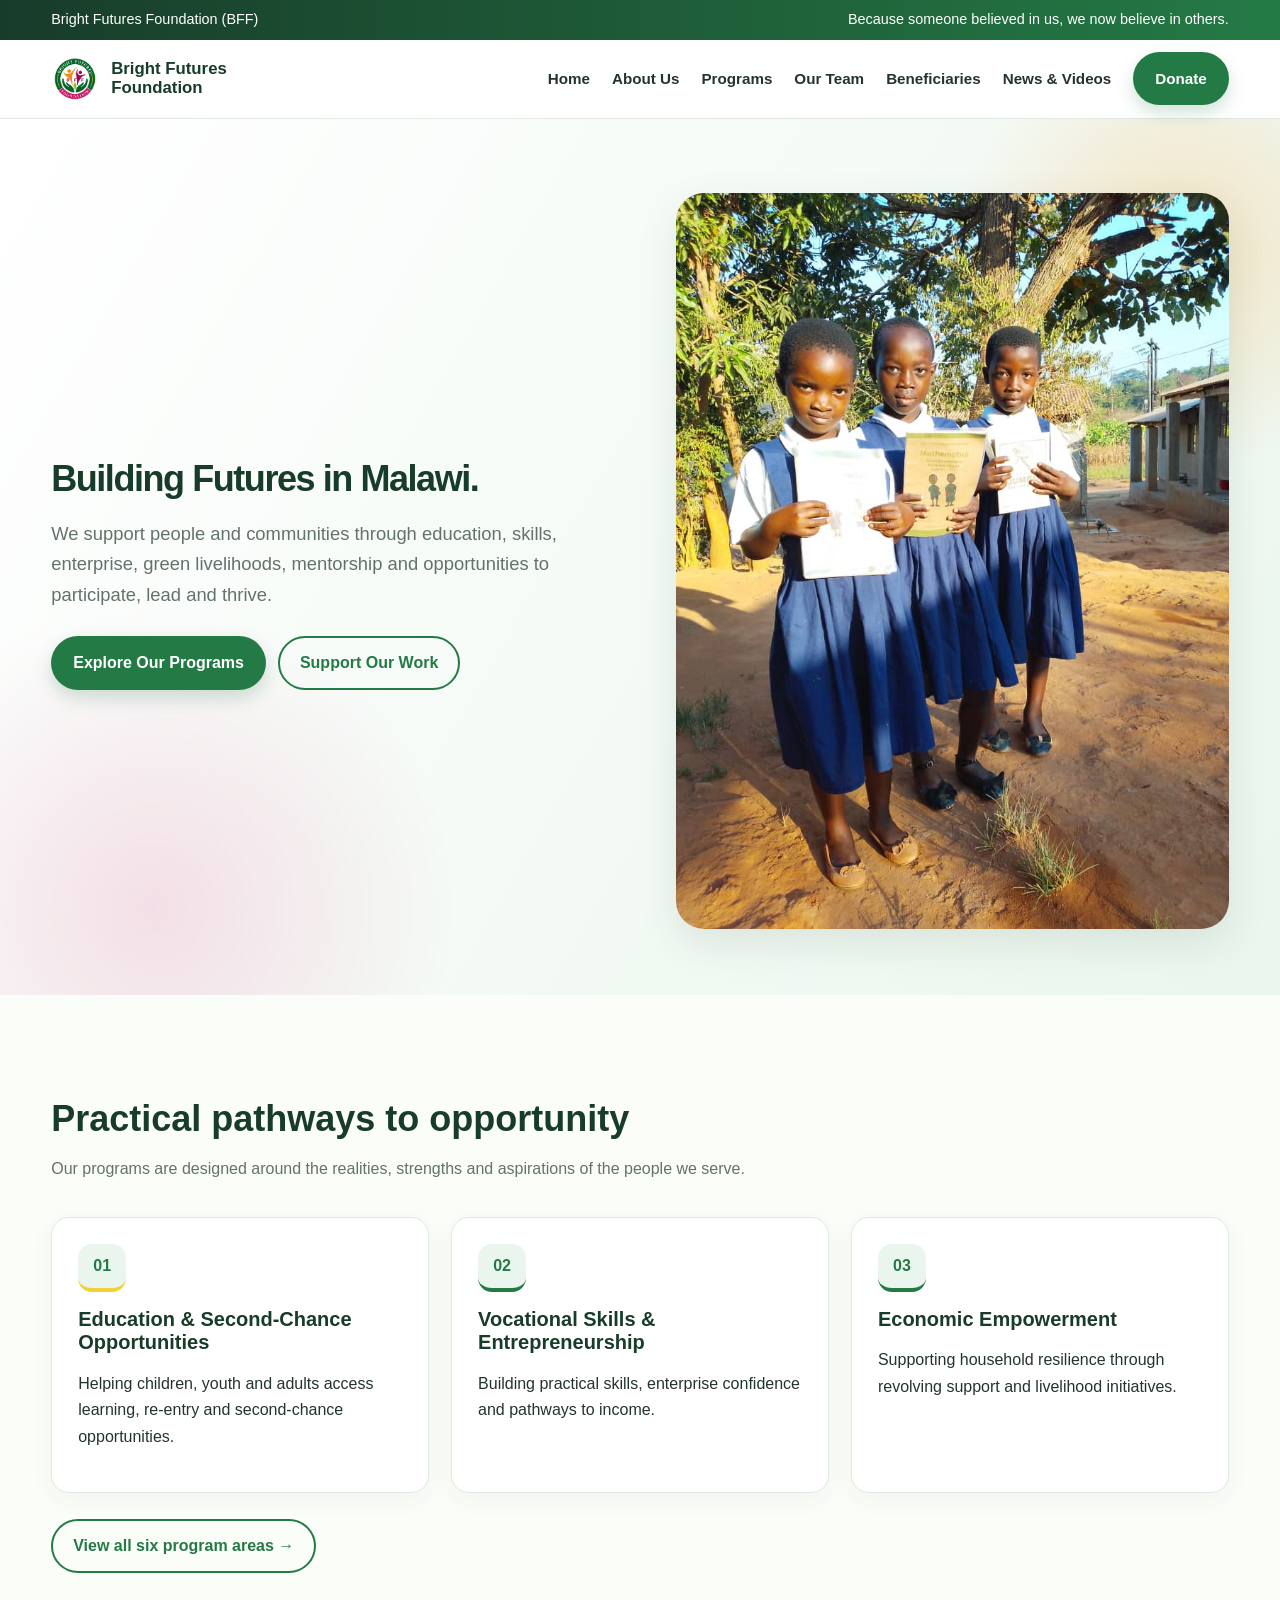
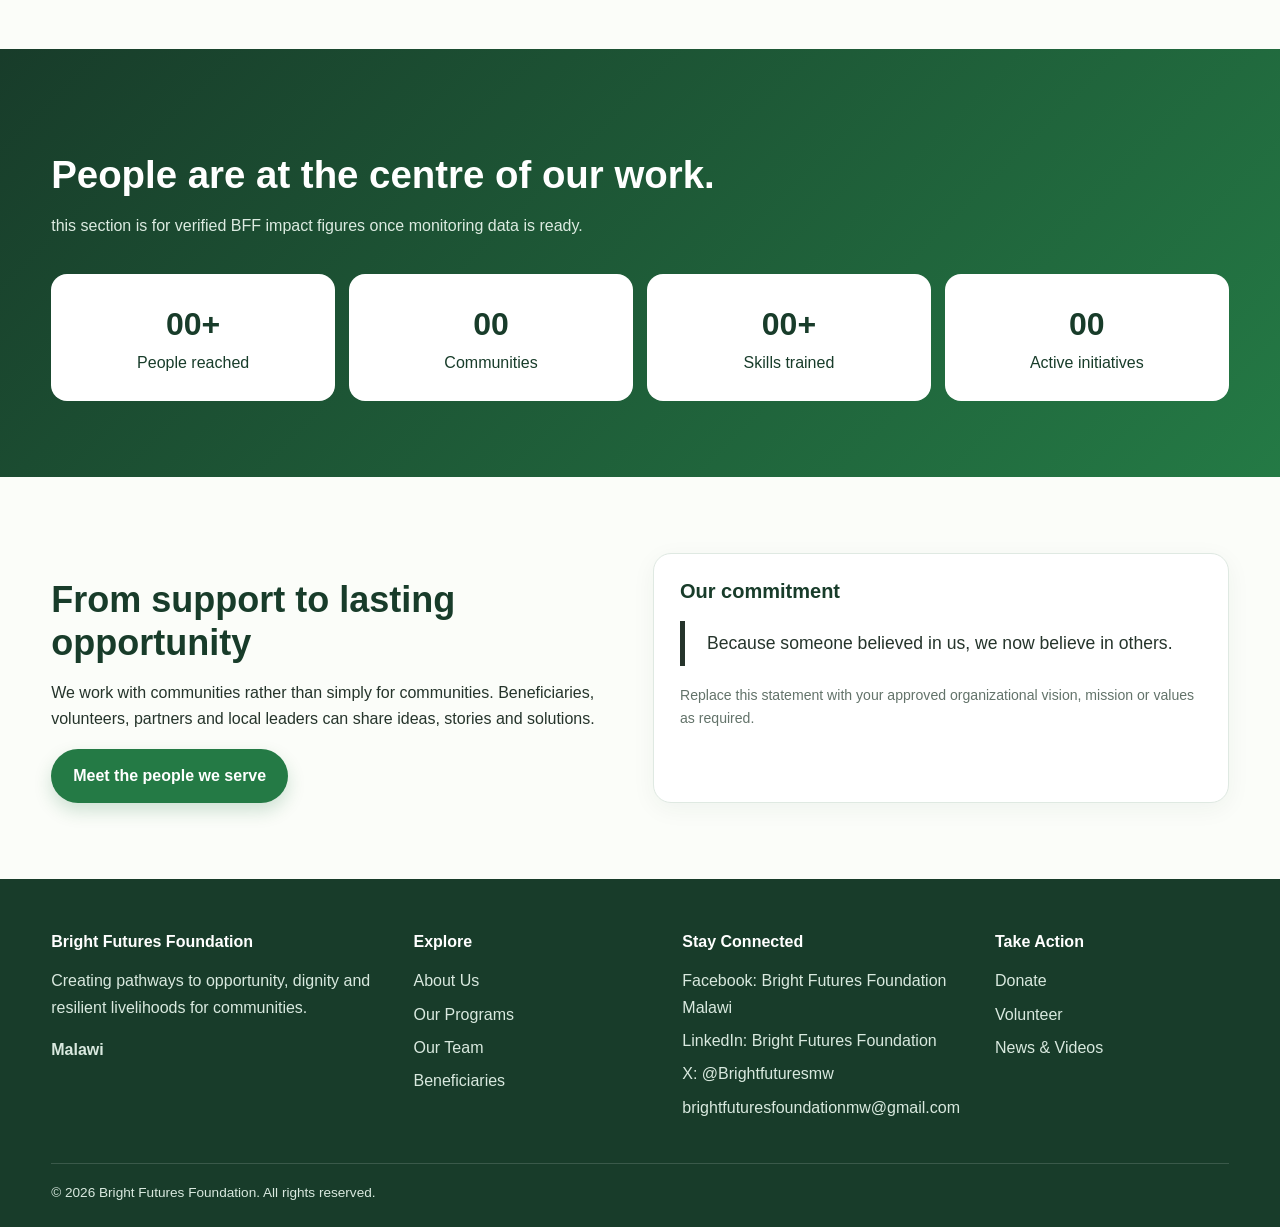
<file: index.html>
<!doctype html><html lang="en"><head><meta charset="utf-8"><meta name="viewport" content="width=device-width,initial-scale=1"><meta name="description" content="Bright Futures Foundation — community empowerment, education, green livelihoods and opportunity in Malawi."><title>Home | Bright Futures Foundation</title><link rel="stylesheet" href="style.css"></head><body><div class="topbar"><div class="container"><span>Bright Futures Foundation (BFF)</span><span>Because someone believed in us, we now believe in others.</span></div></div>
<header><div class="container nav">
<a class="brand" href="index.html"><img src="images/bff-logo.png" alt="Bright Futures Foundation logo"><span>Bright Futures<br>Foundation</span></a>
<button class="menu" aria-label="Open menu">☰</button>
<nav><ul>
<li><a href="index.html">Home</a></li><li><a href="about.html">About Us</a></li><li><a href="programs.html">Programs</a></li><li><a href="team.html">Our Team</a></li><li><a href="beneficiaries.html">Beneficiaries</a></li><li><a href="news-videos.html">News & Videos</a></li><li><a class="btn btn-primary" href="donate.html">Donate</a></li>
</ul></nav></div></header>
<main><section class="hero"><div class="container hero-grid"><div>
<span class="eyebrow"></span><h1 style="font-size: 36px;">Building Futures in Malawi.</h1>
<p class="lead">We support people and communities through education, skills, enterprise, green livelihoods, mentorship and opportunities to participate, lead and thrive.</p>
<div class="actions"><a class="btn btn-primary" href="programs.html">Explore Our Programs</a><a class="btn btn-outline" href="donate.html">Support Our Work</a></div>
</div><img src="images/IMG-20251105-WA0008.jpg"></div></section>
<section><div class="container"><div class="section-head"><span class="eyebrow"></span><h2 style="font-size: 36px;">Practical pathways to opportunity</h2><p>Our programs are designed around the realities, strengths and aspirations of the people we serve.</p></div>
<div class="grid-3">
<div class="card"><div class="icon">01</div><h3>Education & Second-Chance Opportunities</h3><p>Helping children, youth and adults access learning, re-entry and second-chance opportunities.</p></div>
<div class="card"><div class="icon">02</div><h3>Vocational Skills & Entrepreneurship</h3><p>Building practical skills, enterprise confidence and pathways to income.</p></div>
<div class="card"><div class="icon">03</div><h3>Economic Empowerment</h3><p>Supporting household resilience through revolving support and livelihood initiatives.</p></div>
</div><div class="actions"><a class="btn btn-outline" href="programs.html">View all six program areas →</a></div></div></section>
<section class="band"><div class="container"><div class="section-head"><span class="eyebrow"></span><h2 style="font-size: +++++++++36px;">People are at the centre of our work.</h2><p>this section is for verified BFF impact figures once  monitoring data is ready.</p></div>
<div class="stats"><div class="stat"><strong>00+</strong>People reached</div><div class="stat"><strong>00</strong>Communities</div><div class="stat"><strong>00+</strong>Skills trained</div><div class="stat"><strong>00</strong>Active initiatives</div></div></div></section>
<section><div class="container grid-2"><div><span class="eyebrow"></span><h2 style="font-size: 36px;">From support to lasting opportunity</h2><p>We work with communities rather than simply for communities. Beneficiaries, volunteers, partners and local leaders can share ideas, stories and solutions.</p><a class="btn btn-primary" href="beneficiaries.html">Meet the people we serve</a></div><div class="card"><h3>Our commitment</h3><p class="quote">Because someone believed in us, we now believe in others.</p><p class="small">Replace this statement with your approved organizational vision, mission or values as required.</p></div></div></section></main>
<footer class="footer"><div class="container footer-grid">
<div><h3>Bright Futures Foundation</h3><p>Creating pathways to opportunity, dignity and resilient livelihoods for communities.</p><p><strong>Malawi</strong></p></div>
<div><h3>Explore</h3><a href="about.html">About Us</a><a href="programs.html">Our Programs</a><a href="team.html">Our Team</a><a href="beneficiaries.html">Beneficiaries</a></div>
<div><h3>Stay Connected</h3><a href="#">Facebook: Bright Futures Foundation Malawi</a><a href="#">LinkedIn: Bright Futures Foundation</a><a href="#">X: @Brightfuturesmw</a><a href="mailto:brightfuturesfoundationmw@gmail.com">brightfuturesfoundationmw@gmail.com</a></div>
<div><h3>Take Action</h3><a href="donate.html">Donate</a><a href="donate.html#volunteer">Volunteer</a><a href="news-videos.html">News & Videos</a></div>
</div><div class="container footer-bottom"><span>© <span id="year"></span> Bright Futures Foundation. All rights reserved.</span><span></span></div></footer>
<script src="script.js"></script></body></html>
</file>
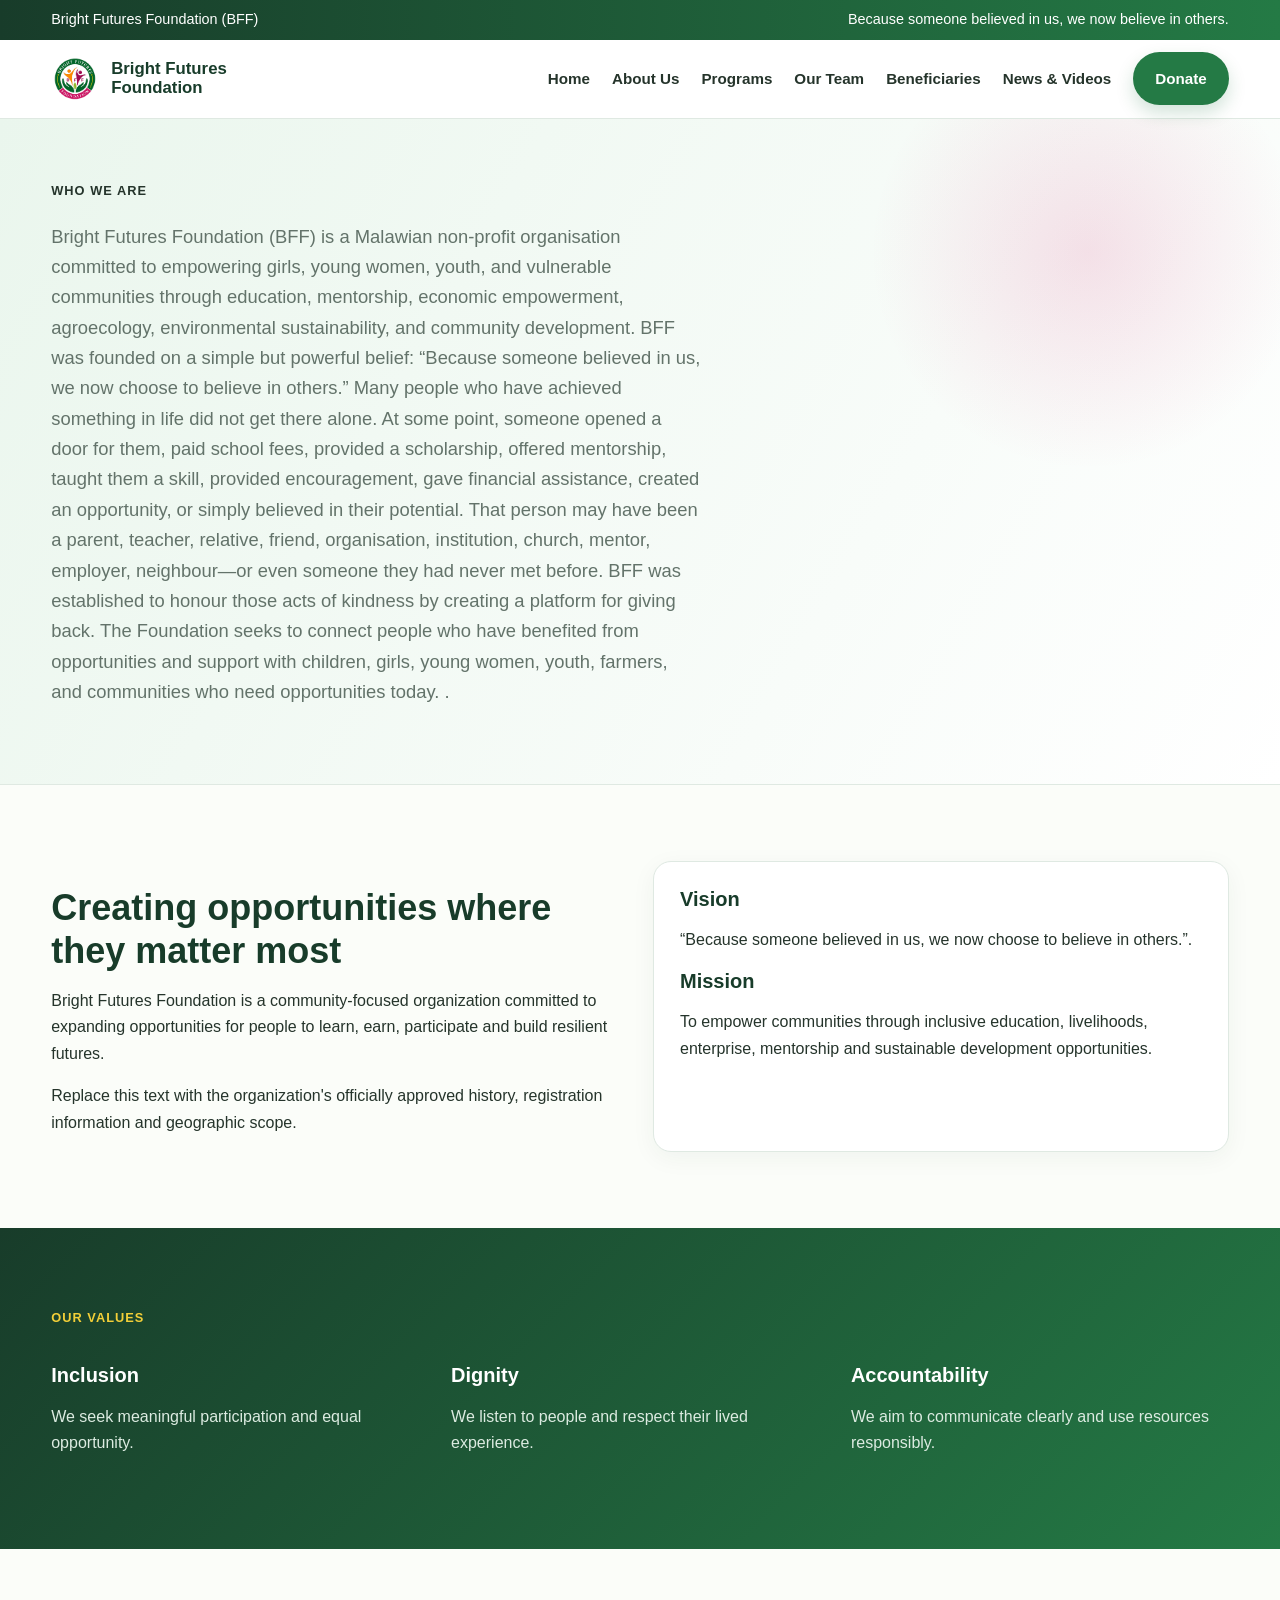
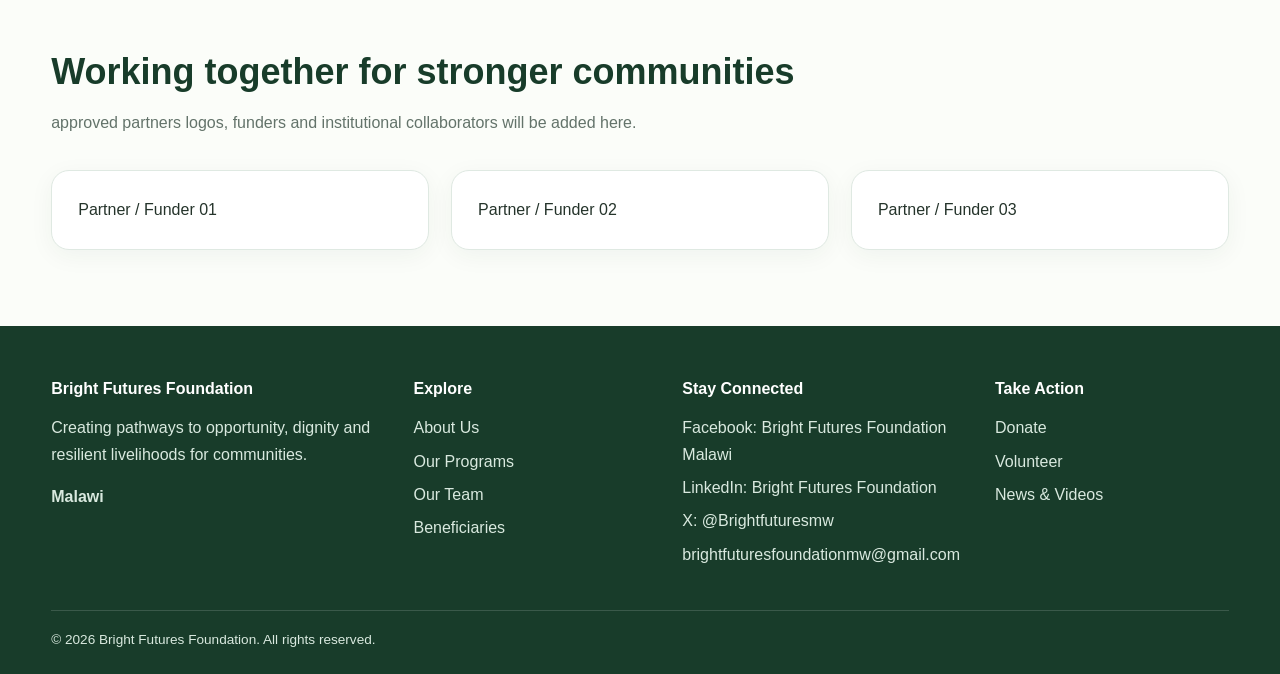
<file: about.html>
<!doctype html><html lang="en"><head><meta charset="utf-8"><meta name="viewport" content="width=device-width,initial-scale=1"><meta name="description" content="Bright Futures Foundation — community empowerment, education, green livelihoods and opportunity in Malawi."><title>About Us | Bright Futures Foundation</title><link rel="stylesheet" href="style.css"></head><body><div class="topbar"><div class="container"><span>Bright Futures Foundation (BFF)</span><span>Because someone believed in us, we now believe in others.</span></div></div>
<header><div class="container nav">
<a class="brand" href="index.html"><img src="images/bff-logo.png" alt="Bright Futures Foundation logo"><span>Bright Futures<br>Foundation</span></a>
<button class="menu" aria-label="Open menu">☰</button>
<nav><ul>
<li><a href="index.html">Home</a></li><li><a href="about.html">About Us</a></li><li><a href="programs.html">Programs</a></li><li><a href="team.html">Our Team</a></li><li><a href="beneficiaries.html">Beneficiaries</a></li><li><a href="news-videos.html">News & Videos</a></li><li><a class="btn btn-primary" href="donate.html">Donate</a></li>
</ul></nav></div></header>
<main><section class="page-hero"><div class="container"><span class="eyebrow">Who we are</span><h1></h1><p class="lead">Bright Futures Foundation (BFF) is a Malawian non-profit organisation committed to empowering girls, young women, youth, and vulnerable communities through education, mentorship, economic empowerment, agroecology, environmental sustainability, and community development.
BFF was founded on a simple but powerful belief:
“Because someone believed in us, we now choose to believe in others.”
Many people who have achieved something in life did not get there alone. At some point, someone opened a door for them, paid school fees, provided a scholarship, offered mentorship, taught them a skill, provided encouragement, gave financial assistance, created an opportunity, or simply believed in their potential.
That person may have been a parent, teacher, relative, friend, organisation, institution, church, mentor, employer, neighbour—or even someone they had never met before.
BFF was established to honour those acts of kindness by creating a platform for giving back.
The Foundation seeks to connect people who have benefited from opportunities and support with children, girls, young women, youth, farmers, and communities who need opportunities today.
.</p></div></section>
<section><div class="container grid-2"><div><span class="eyebrow"></span><h2 style=font-size:36px;">Creating opportunities where they matter most</h2><p>Bright Futures Foundation is a community-focused organization committed to expanding opportunities for people to learn, earn, participate and build resilient futures.</p><p>Replace this text with the organization's officially approved history, registration information and geographic scope.</p></div><div class="card"><h3>Vision</h3><p>“Because someone believed in us, we now choose to believe in others.”.</p><h3>Mission</h3><p>To empower communities through inclusive education, livelihoods, enterprise, mentorship and sustainable development opportunities.</p></div></div></section>
<section class="band"><div class="container"><div class="section-head"><span class="eyebrow">Our values</span><h2></h2></div><div class="grid-3"><div><h3>Inclusion</h3><p>We seek meaningful participation and equal opportunity.</p></div><div><h3>Dignity</h3><p>We listen to people and respect their lived experience.</p></div><div><h3>Accountability</h3><p>We aim to communicate clearly and use resources responsibly.</p></div></div></div></section>
<section><div class="container"><div class="section-head"><span class="eyebrow"></span><h2 style=font-size:36px;">Working together for stronger communities</h2><p>approved partners logos, funders and institutional collaborators will be added here.</p></div><div class="grid-3"><div class="card">Partner / Funder 01</div><div class="card">Partner / Funder 02</div><div class="card">Partner / Funder 03</div></div></div></section></main>
<footer class="footer"><div class="container footer-grid">
<div><h3>Bright Futures Foundation</h3><p>Creating pathways to opportunity, dignity and resilient livelihoods for communities.</p><p><strong>Malawi</strong></p></div>
<div><h3>Explore</h3><a href="about.html">About Us</a><a href="programs.html">Our Programs</a><a href="team.html">Our Team</a><a href="beneficiaries.html">Beneficiaries</a></div>
<div><h3>Stay Connected</h3><a href="#">Facebook: Bright Futures Foundation Malawi</a><a href="#">LinkedIn: Bright Futures Foundation</a><a href="#">X: @Brightfuturesmw</a><a href="mailto:brightfuturesfoundationmw@gmail.com">brightfuturesfoundationmw@gmail.com</a></div>
<div><h3>Take Action</h3><a href="donate.html">Donate</a><a href="donate.html#volunteer">Volunteer</a><a href="news-videos.html">News & Videos</a></div>
</div><div class="container footer-bottom"><span>© <span id="year"></span> Bright Futures Foundation. All rights reserved.</span><span></span></div></footer>
<script src="script.js"></script></body></html>
</file>
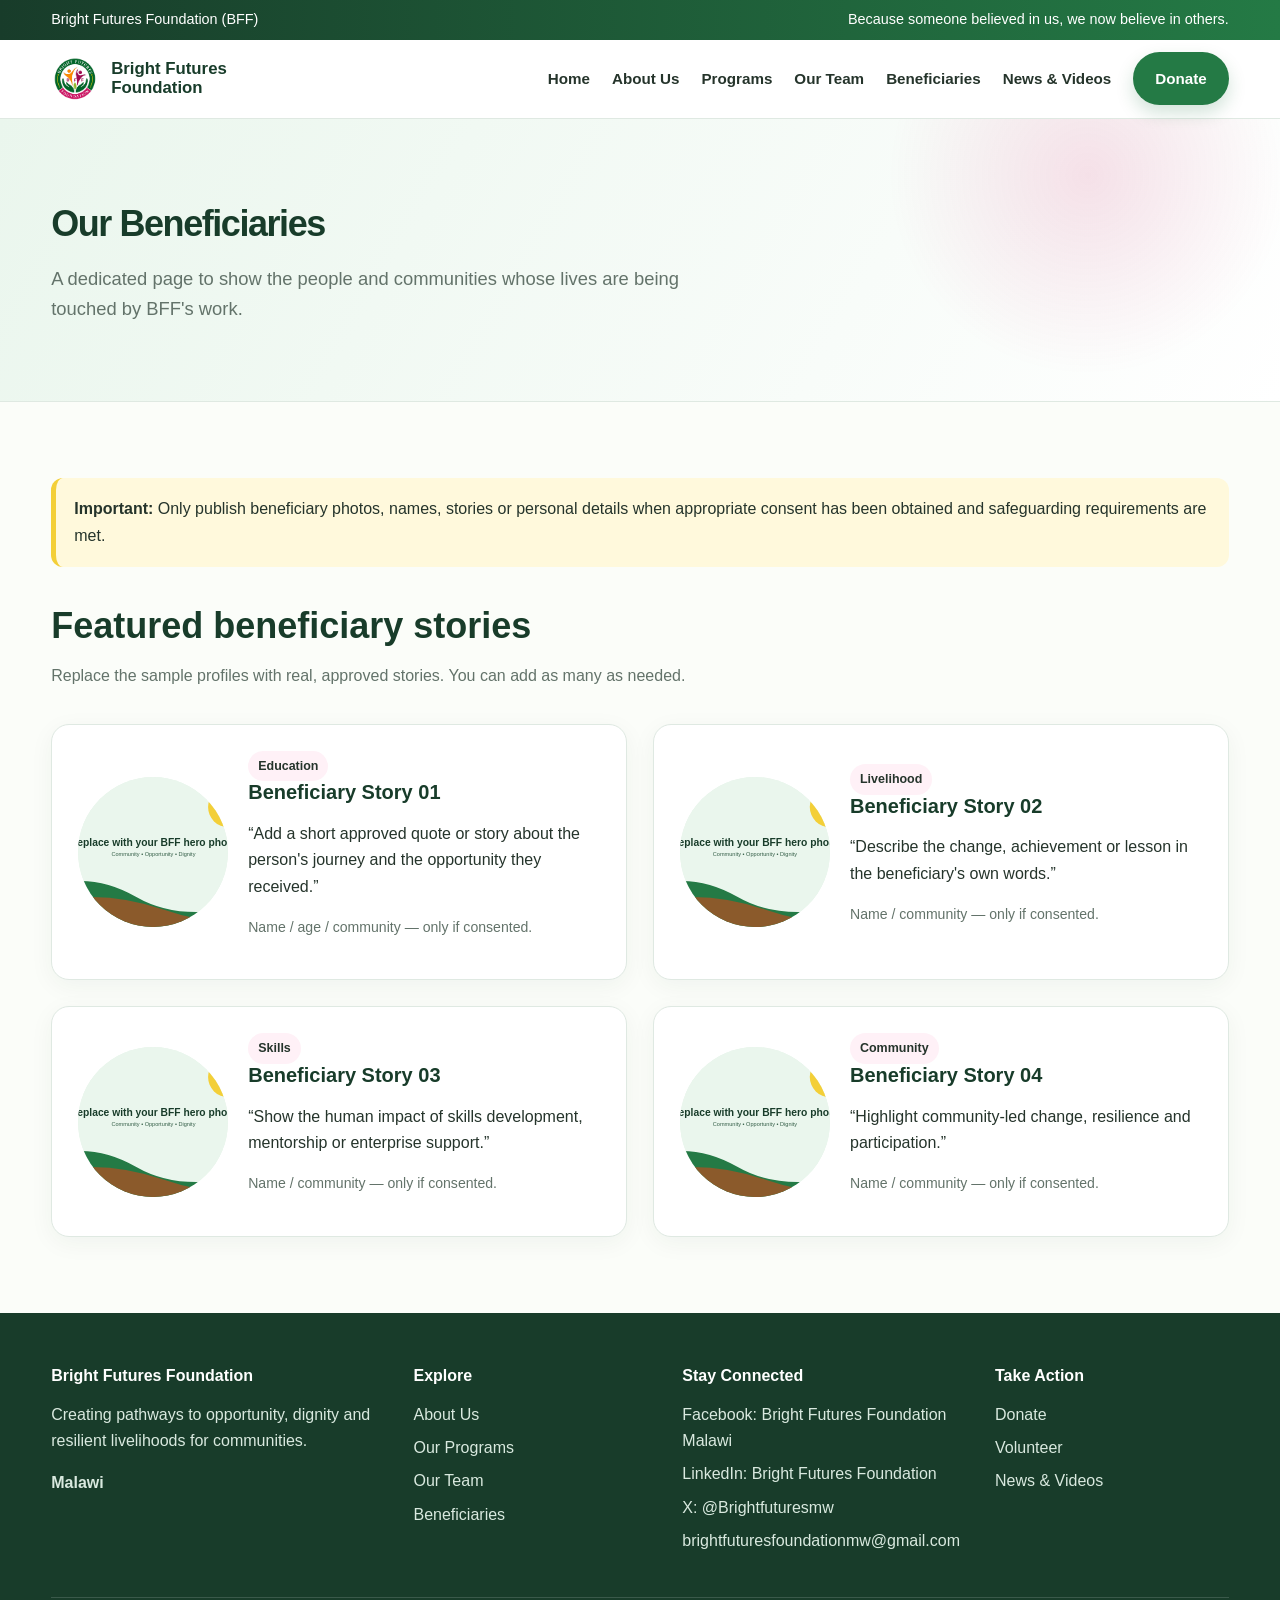
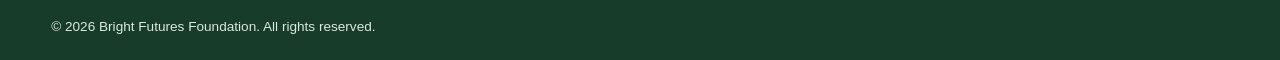
<file: beneficiaries.html>
<!doctype html><html lang="en"><head><meta charset="utf-8"><meta name="viewport" content="width=device-width,initial-scale=1"><meta name="description" content="Bright Futures Foundation — community empowerment, education, green livelihoods and opportunity in Malawi."><title>Beneficiaries | Bright Futures Foundation</title><link rel="stylesheet" href="style.css"></head><body><div class="topbar"><div class="container"><span>Bright Futures Foundation (BFF)</span><span>Because someone believed in us, we now believe in others.</span></div></div>
<header><div class="container nav">
<a class="brand" href="index.html"><img src="images/bff-logo.png" alt="Bright Futures Foundation logo"><span>Bright Futures<br>Foundation</span></a>
<button class="menu" aria-label="Open menu">☰</button>
<nav><ul>
<li><a href="index.html">Home</a></li><li><a href="about.html">About Us</a></li><li><a href="programs.html">Programs</a></li><li><a href="team.html">Our Team</a></li><li><a href="beneficiaries.html">Beneficiaries</a></li><li><a href="news-videos.html">News & Videos</a></li><li><a class="btn btn-primary" href="donate.html">Donate</a></li>
</ul></nav></div></header>
<main><section class="page-hero"><div class="container"><span class="eyebrow"></span><h1 style=font-size:36px;">Our Beneficiaries</h1><p class="lead">A dedicated page to show the people and communities whose lives are being touched by BFF's work.</p></div></section>
<section><div class="container"><div class="notice"><strong>Important:</strong> Only publish beneficiary photos, names, stories or personal details when appropriate consent has been obtained and safeguarding requirements are met.</div><div class="section-head" style="margin-top:38px"><h2 style=font-size:36px;">Featured beneficiary stories</h2><p>Replace the sample profiles with real, approved stories. You can add as many as needed.</p></div>
<div class="grid-2">
<div class="card beneficiary"><img src="images/hero-placeholder.svg" alt="Beneficiary photo placeholder"><div><span class="tag">Education</span><h3>Beneficiary Story 01</h3><p>“Add a short approved quote or story about the person's journey and the opportunity they received.”</p><p class="small">Name / age / community — only if consented.</p></div></div>
<div class="card beneficiary"><img src="images/hero-placeholder.svg" alt="Beneficiary photo placeholder"><div><span class="tag">Livelihood</span><h3>Beneficiary Story 02</h3><p>“Describe the change, achievement or lesson in the beneficiary's own words.”</p><p class="small">Name / community — only if consented.</p></div></div>
<div class="card beneficiary"><img src="images/hero-placeholder.svg" alt="Beneficiary photo placeholder"><div><span class="tag">Skills</span><h3>Beneficiary Story 03</h3><p>“Show the human impact of skills development, mentorship or enterprise support.”</p><p class="small">Name / community — only if consented.</p></div></div>
<div class="card beneficiary"><img src="images/hero-placeholder.svg" alt="Beneficiary photo placeholder"><div><span class="tag">Community</span><h3>Beneficiary Story 04</h3><p>“Highlight community-led change, resilience and participation.”</p><p class="small">Name / community — only if consented.</p></div></div>
</div></div></section></main>
<footer class="footer"><div class="container footer-grid">
<div><h3>Bright Futures Foundation</h3><p>Creating pathways to opportunity, dignity and resilient livelihoods for communities.</p><p><strong>Malawi</strong></p></div>
<div><h3>Explore</h3><a href="about.html">About Us</a><a href="programs.html">Our Programs</a><a href="team.html">Our Team</a><a href="beneficiaries.html">Beneficiaries</a></div>
<div><h3>Stay Connected</h3><a href="#">Facebook: Bright Futures Foundation Malawi</a><a href="#">LinkedIn: Bright Futures Foundation</a><a href="#">X: @Brightfuturesmw</a><a href="mailto:brightfuturesfoundationmw@gmail.com">brightfuturesfoundationmw@gmail.com</a></div>
<div><h3>Take Action</h3><a href="donate.html">Donate</a><a href="donate.html#volunteer">Volunteer</a><a href="news-videos.html">News & Videos</a></div>
</div><div class="container footer-bottom"><span>© <span id="year"></span> Bright Futures Foundation. All rights reserved.</span><span></span></div></footer>
<script src="script.js"></script></body></html>
</file>
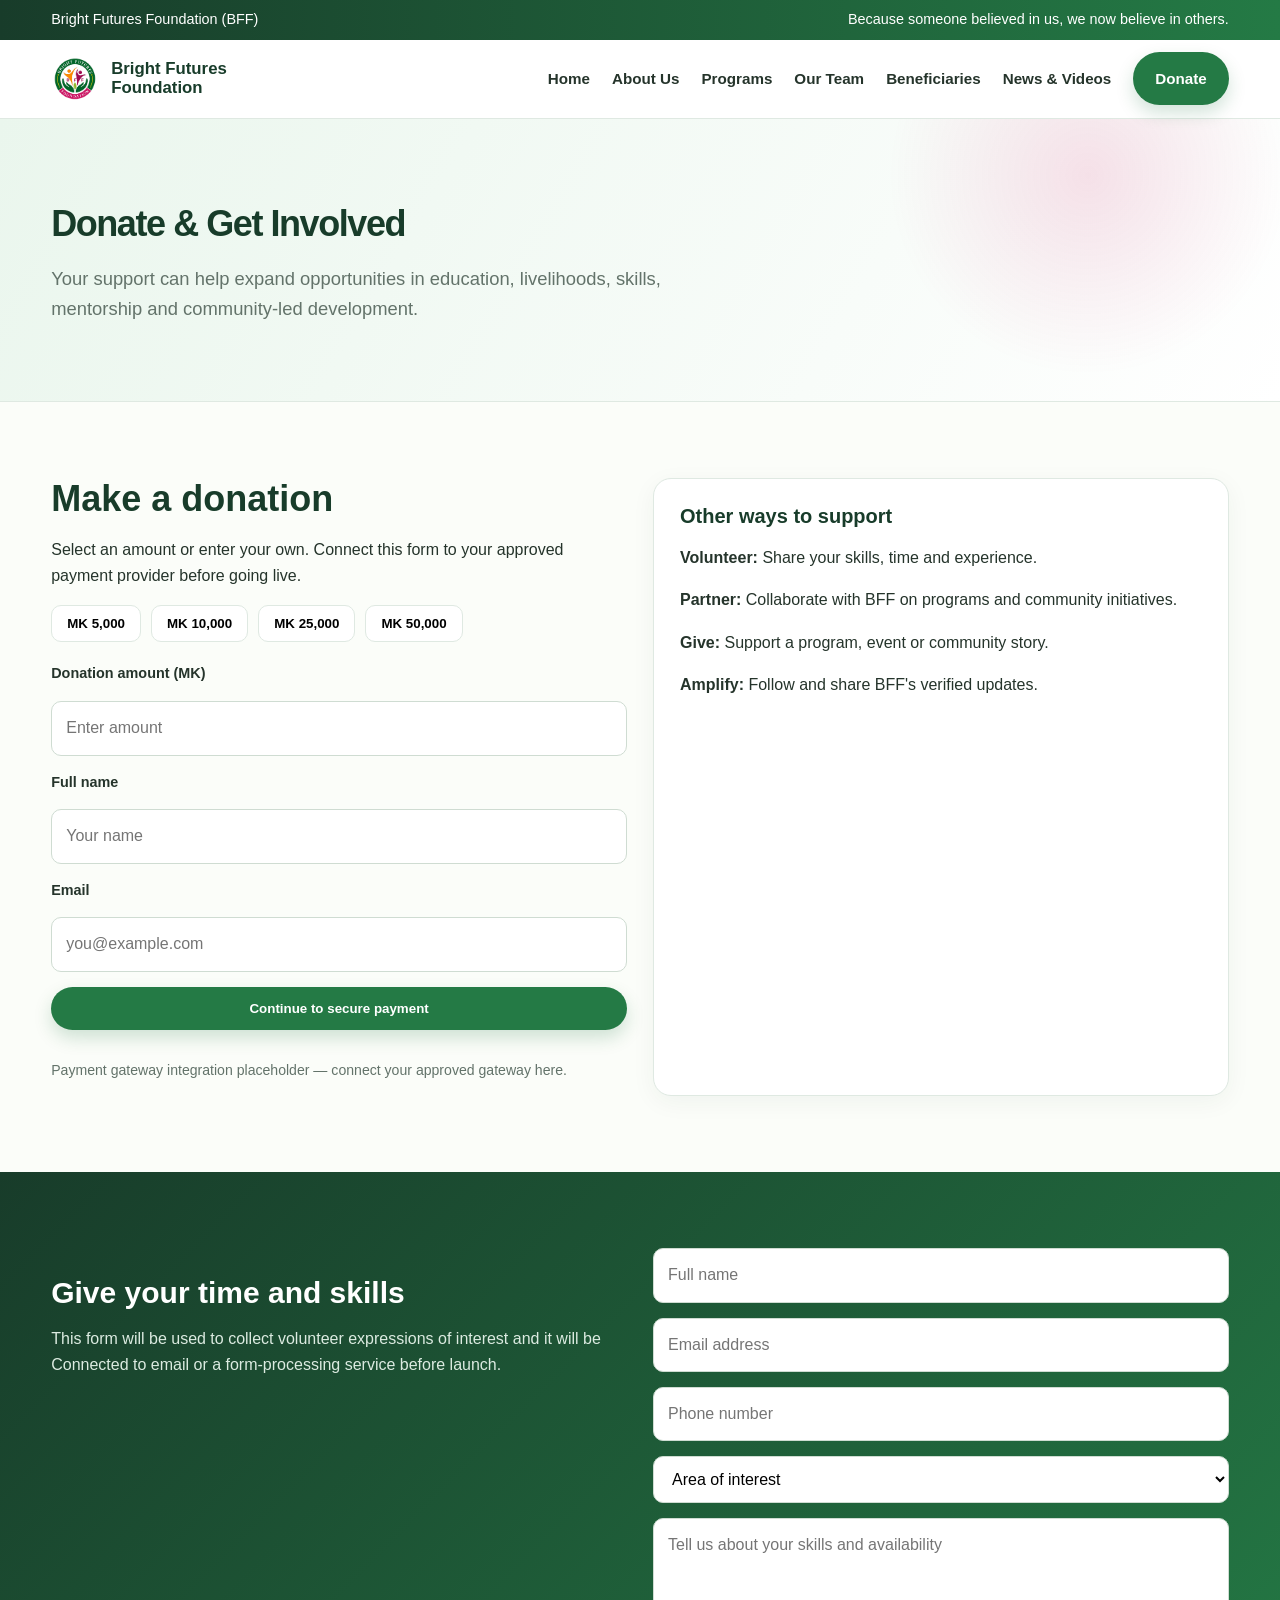
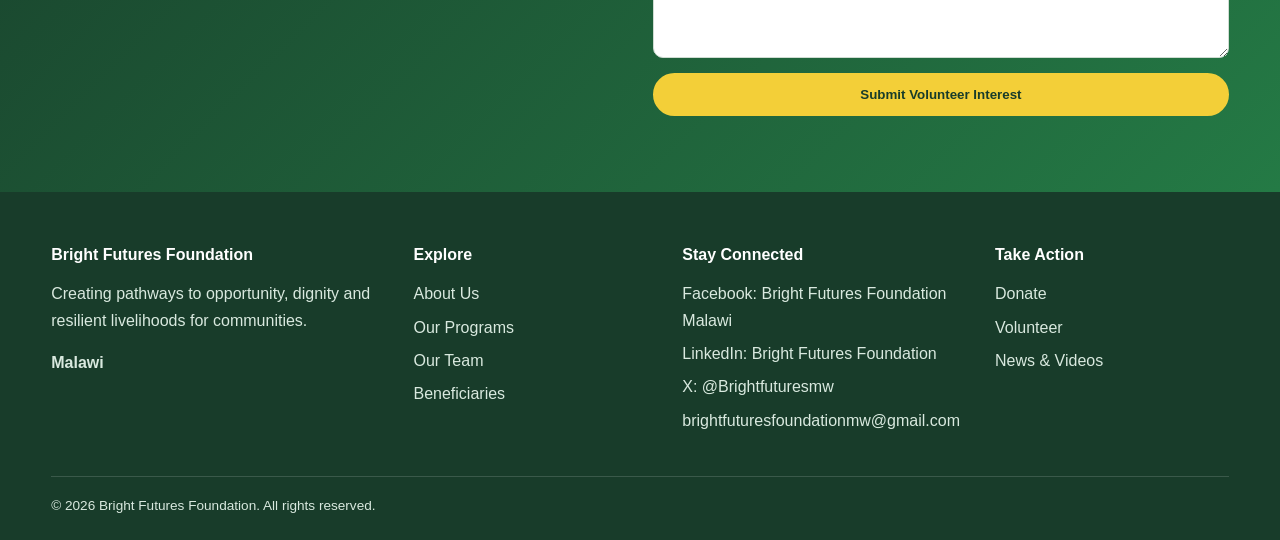
<file: donate.html>
<!doctype html><html lang="en"><head><meta charset="utf-8"><meta name="viewport" content="width=device-width,initial-scale=1"><meta name="description" content="Bright Futures Foundation — community empowerment, education, green livelihoods and opportunity in Malawi."><title>Donate | Bright Futures Foundation</title><link rel="stylesheet" href="style.css"></head><body><div class="topbar"><div class="container"><span>Bright Futures Foundation (BFF)</span><span>Because someone believed in us, we now believe in others.</span></div></div>
<header><div class="container nav">
<a class="brand" href="index.html"><img src="images/bff-logo.png" alt="Bright Futures Foundation logo"><span>Bright Futures<br>Foundation</span></a>
<button class="menu" aria-label="Open menu">☰</button>
<nav><ul>
<li><a href="index.html">Home</a></li><li><a href="about.html">About Us</a></li><li><a href="programs.html">Programs</a></li><li><a href="team.html">Our Team</a></li><li><a href="beneficiaries.html">Beneficiaries</a></li><li><a href="news-videos.html">News & Videos</a></li><li><a class="btn btn-primary" href="donate.html">Donate</a></li>
</ul></nav></div></header>
<main><section class="page-hero"><div class="container"><span class="eyebrow"></span><h1 style=font-size:36px;">Donate & Get Involved</h1><p class="lead">Your support can help expand opportunities in education, livelihoods, skills, mentorship and community-led development.</p></div></section>
<section><div class="container grid-2"><div><h2 style=font-size:36px;">Make a donation</h2><p>Select an amount or enter your own. Connect this form to your approved payment provider before going live.</p>
<div class="amounts"><button type="button" class="amount" data-amount="5000">MK 5,000</button><button type="button" class="amount" data-amount="10000">MK 10,000</button><button type="button" class="amount" data-amount="25000">MK 25,000</button><button type="button" class="amount" data-amount="50000">MK 50,000</button></div>
<form style="margin-top:20px"><label for="donationAmount">Donation amount (MK)</label><input id="donationAmount" name="amount" type="number" min="1" placeholder="Enter amount"><label for="donorName">Full name</label><input id="donorName" name="name" placeholder="Your name"><label for="donorEmail">Email</label><input id="donorEmail" type="email" placeholder="you@example.com"><button class="btn btn-primary" type="button">Continue to secure payment</button><p class="small">Payment gateway integration placeholder — connect your approved gateway here.</p></form></div>
<div class="card"><h3>Other ways to support</h3><p><strong>Volunteer:</strong> Share your skills, time and experience.</p><p><strong>Partner:</strong> Collaborate with BFF on programs and community initiatives.</p><p><strong>Give:</strong> Support a program, event or community story.</p><p><strong>Amplify:</strong> Follow and share BFF's verified updates.</p></div></div></section>
<section id="volunteer" class="band"><div class="container grid-2"><div><span class="eyebrow"></span><h2 style=font-size:30px;">Give your time and skills</h2><p>This form will be used to collect volunteer expressions of interest and  it will be Connected to email or a form-processing service before launch.</p></div><form><input placeholder="Full name"><input type="email" placeholder="Email address"><input placeholder="Phone number"><select><option>Area of interest</option><option>Education</option><option>Vocational skills</option><option>Agroecology</option><option>Mentorship</option><option>Community storytelling</option><option>Other</option></select><textarea placeholder="Tell us about your skills and availability"></textarea><button class="btn btn-yellow" type="button">Submit Volunteer Interest</button></form></div></section></main>
<footer class="footer"><div class="container footer-grid">
<div><h3>Bright Futures Foundation</h3><p>Creating pathways to opportunity, dignity and resilient livelihoods for communities.</p><p><strong>Malawi</strong></p></div>
<div><h3>Explore</h3><a href="about.html">About Us</a><a href="programs.html">Our Programs</a><a href="team.html">Our Team</a><a href="beneficiaries.html">Beneficiaries</a></div>
<div><h3>Stay Connected</h3><a href="#">Facebook: Bright Futures Foundation Malawi</a><a href="#">LinkedIn: Bright Futures Foundation</a><a href="#">X: @Brightfuturesmw</a><a href="mailto:brightfuturesfoundationmw@gmail.com">brightfuturesfoundationmw@gmail.com</a></div>
<div><h3>Take Action</h3><a href="donate.html">Donate</a><a href="donate.html#volunteer">Volunteer</a><a href="news-videos.html">News & Videos</a></div>
</div><div class="container footer-bottom"><span>© <span id="year"></span> Bright Futures Foundation. All rights reserved.</span><span></span></div></footer>
<script src="script.js"></script></body></html>
</file>
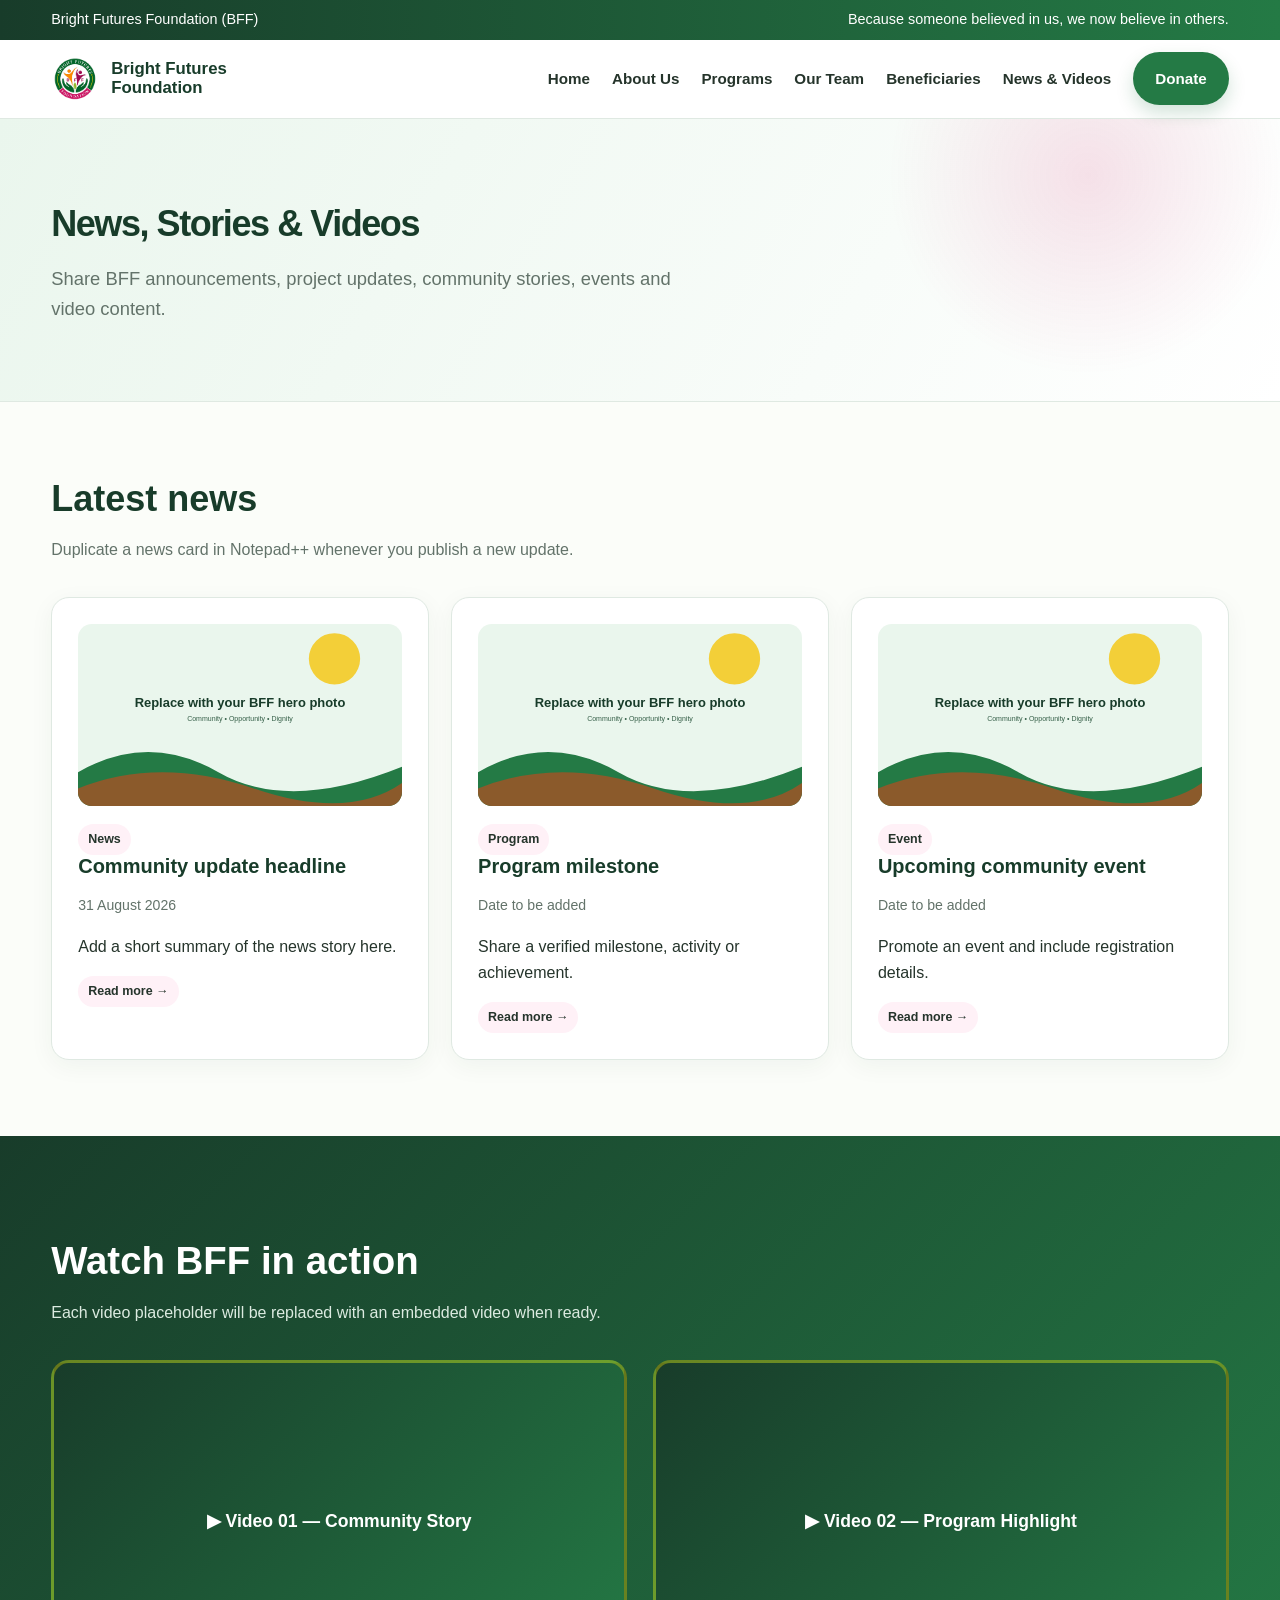
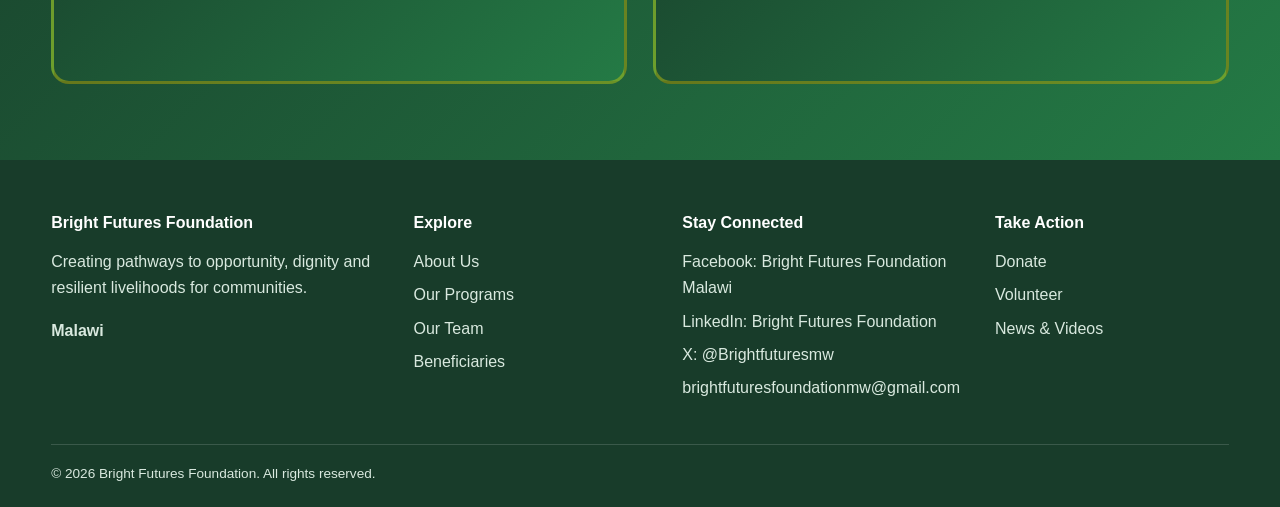
<file: news-videos.html>
<!doctype html><html lang="en"><head><meta charset="utf-8"><meta name="viewport" content="width=device-width,initial-scale=1"><meta name="description" content="Bright Futures Foundation — community empowerment, education, green livelihoods and opportunity in Malawi."><title>News & Videos | Bright Futures Foundation</title><link rel="stylesheet" href="style.css"></head><body><div class="topbar"><div class="container"><span>Bright Futures Foundation (BFF)</span><span>Because someone believed in us, we now believe in others.</span></div></div>
<header><div class="container nav">
<a class="brand" href="index.html"><img src="images/bff-logo.png" alt="Bright Futures Foundation logo"><span>Bright Futures<br>Foundation</span></a>
<button class="menu" aria-label="Open menu">☰</button>
<nav><ul>
<li><a href="index.html">Home</a></li><li><a href="about.html">About Us</a></li><li><a href="programs.html">Programs</a></li><li><a href="team.html">Our Team</a></li><li><a href="beneficiaries.html">Beneficiaries</a></li><li><a href="news-videos.html">News & Videos</a></li><li><a class="btn btn-primary" href="donate.html">Donate</a></li>
</ul></nav></div></header>
<main><section class="page-hero"><div class="container"><span class="eyebrow"></span><h1 style=font-size:36px;">News, Stories & Videos</h1><p class="lead">Share BFF announcements, project updates, community stories, events and video content.</p></div></section>
<section><div class="container"><div class="section-head"><h2 style=font-size:36px;">Latest news</h2><p>Duplicate a news card in Notepad++ whenever you publish a new update.</p></div>
<div class="grid-3">
<article class="card news"><img src="images/hero-placeholder.svg" alt="News image placeholder"><span class="tag">News</span><h3>Community update headline</h3><p class="small">31 August 2026</p><p>Add a short summary of the news story here.</p><a href="#" class="tag">Read more →</a></article>
<article class="card news"><img src="images/hero-placeholder.svg" alt="News image placeholder"><span class="tag">Program</span><h3>Program milestone</h3><p class="small">Date to be added</p><p>Share a verified milestone, activity or achievement.</p><a href="#" class="tag">Read more →</a></article>
<article class="card news"><img src="images/hero-placeholder.svg" alt="News image placeholder"><span class="tag">Event</span><h3>Upcoming community event</h3><p class="small">Date to be added</p><p>Promote an event and include registration details.</p><a href="#" class="tag">Read more →</a></article>
</div></div></section>
<section class="band"><div class="container"><div class="section-head"><span class="eyebrow"></span><h2>Watch BFF in action</h2><p>Each video placeholder will be replaced with an embedded video when ready.</p></div>
<div class="grid-2"><div class="video">▶ Video 01 — Community Story</div><div class="video">▶ Video 02 — Program Highlight</div></div></div></section></main>
<footer class="footer"><div class="container footer-grid">
<div><h3>Bright Futures Foundation</h3><p>Creating pathways to opportunity, dignity and resilient livelihoods for communities.</p><p><strong>Malawi</strong></p></div>
<div><h3>Explore</h3><a href="about.html">About Us</a><a href="programs.html">Our Programs</a><a href="team.html">Our Team</a><a href="beneficiaries.html">Beneficiaries</a></div>
<div><h3>Stay Connected</h3><a href="#">Facebook: Bright Futures Foundation Malawi</a><a href="#">LinkedIn: Bright Futures Foundation</a><a href="#">X: @Brightfuturesmw</a><a href="mailto:brightfuturesfoundationmw@gmail.com">brightfuturesfoundationmw@gmail.com</a></div>
<div><h3>Take Action</h3><a href="donate.html">Donate</a><a href="donate.html#volunteer">Volunteer</a><a href="news-videos.html">News & Videos</a></div>
</div><div class="container footer-bottom"><span>© <span id="year"></span> Bright Futures Foundation. All rights reserved.</span><span></span></div></footer>
<script src="script.js"></script></body></html>
</file>
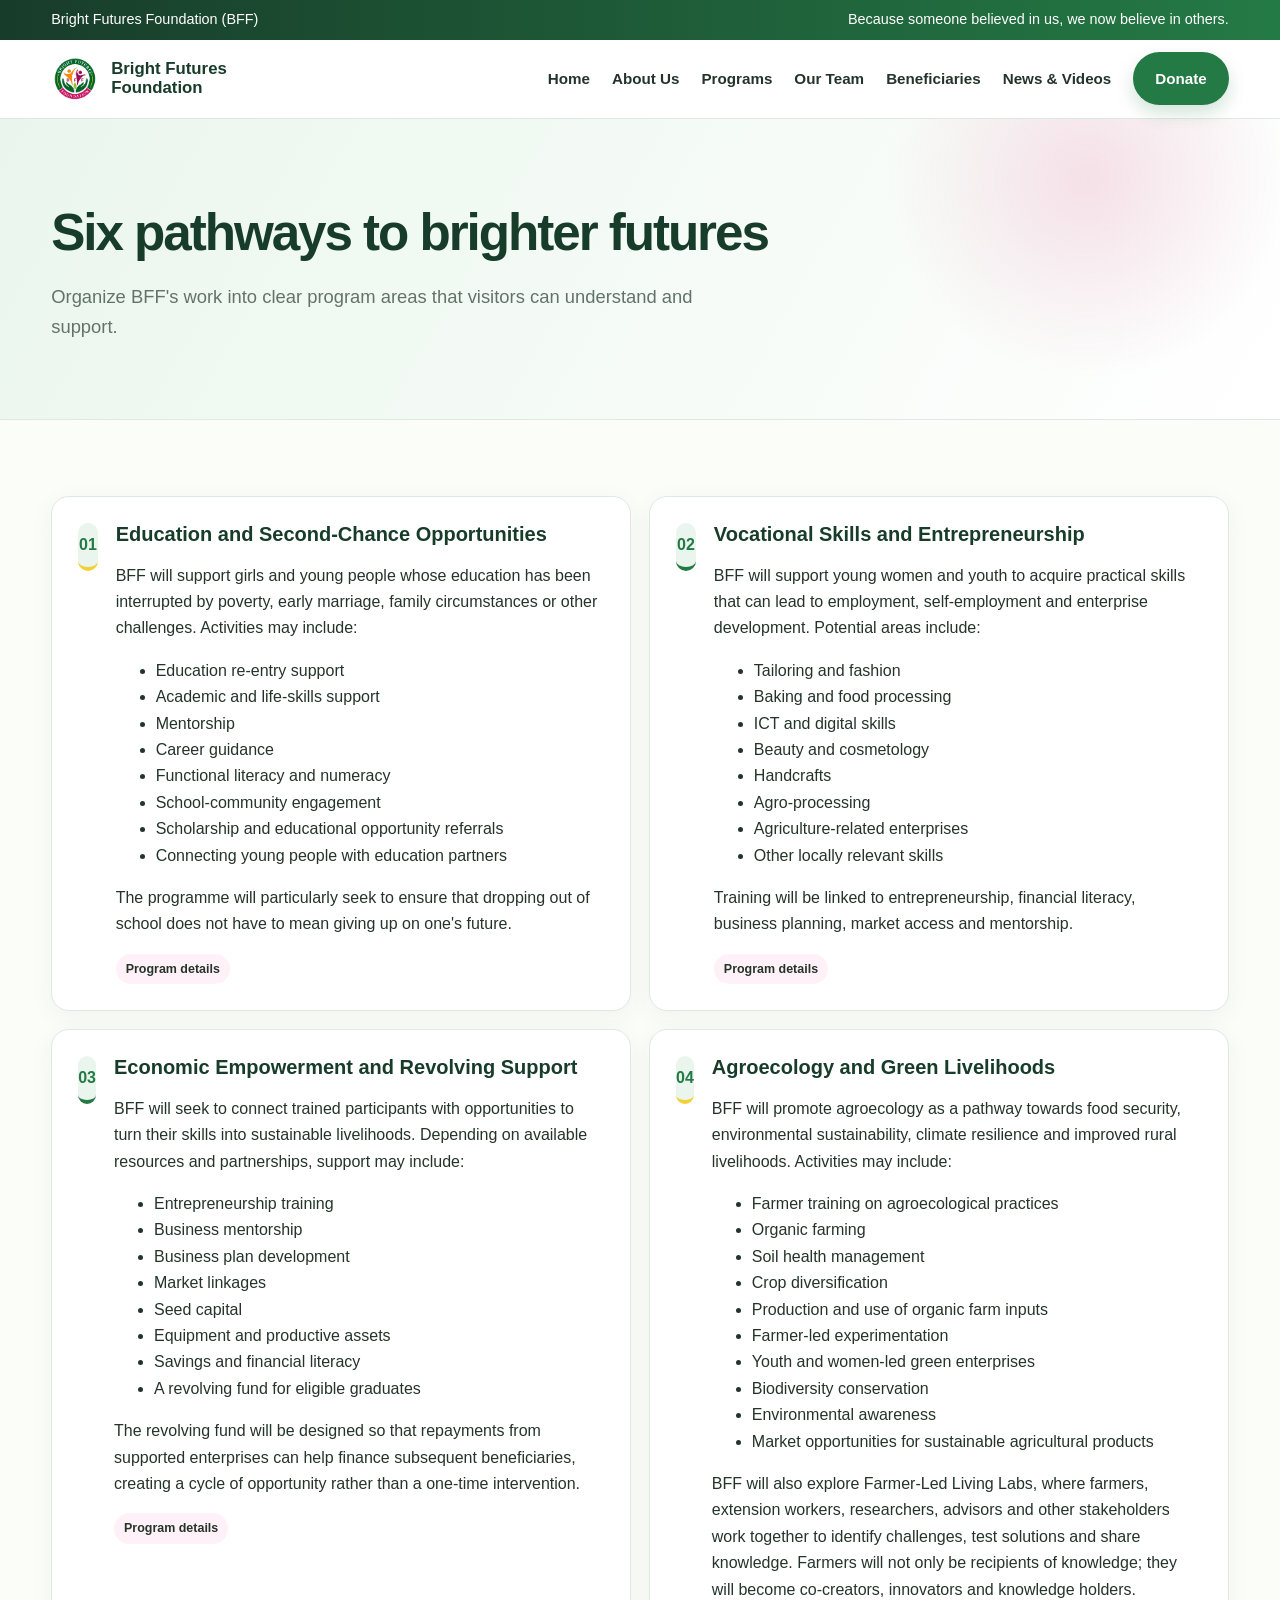
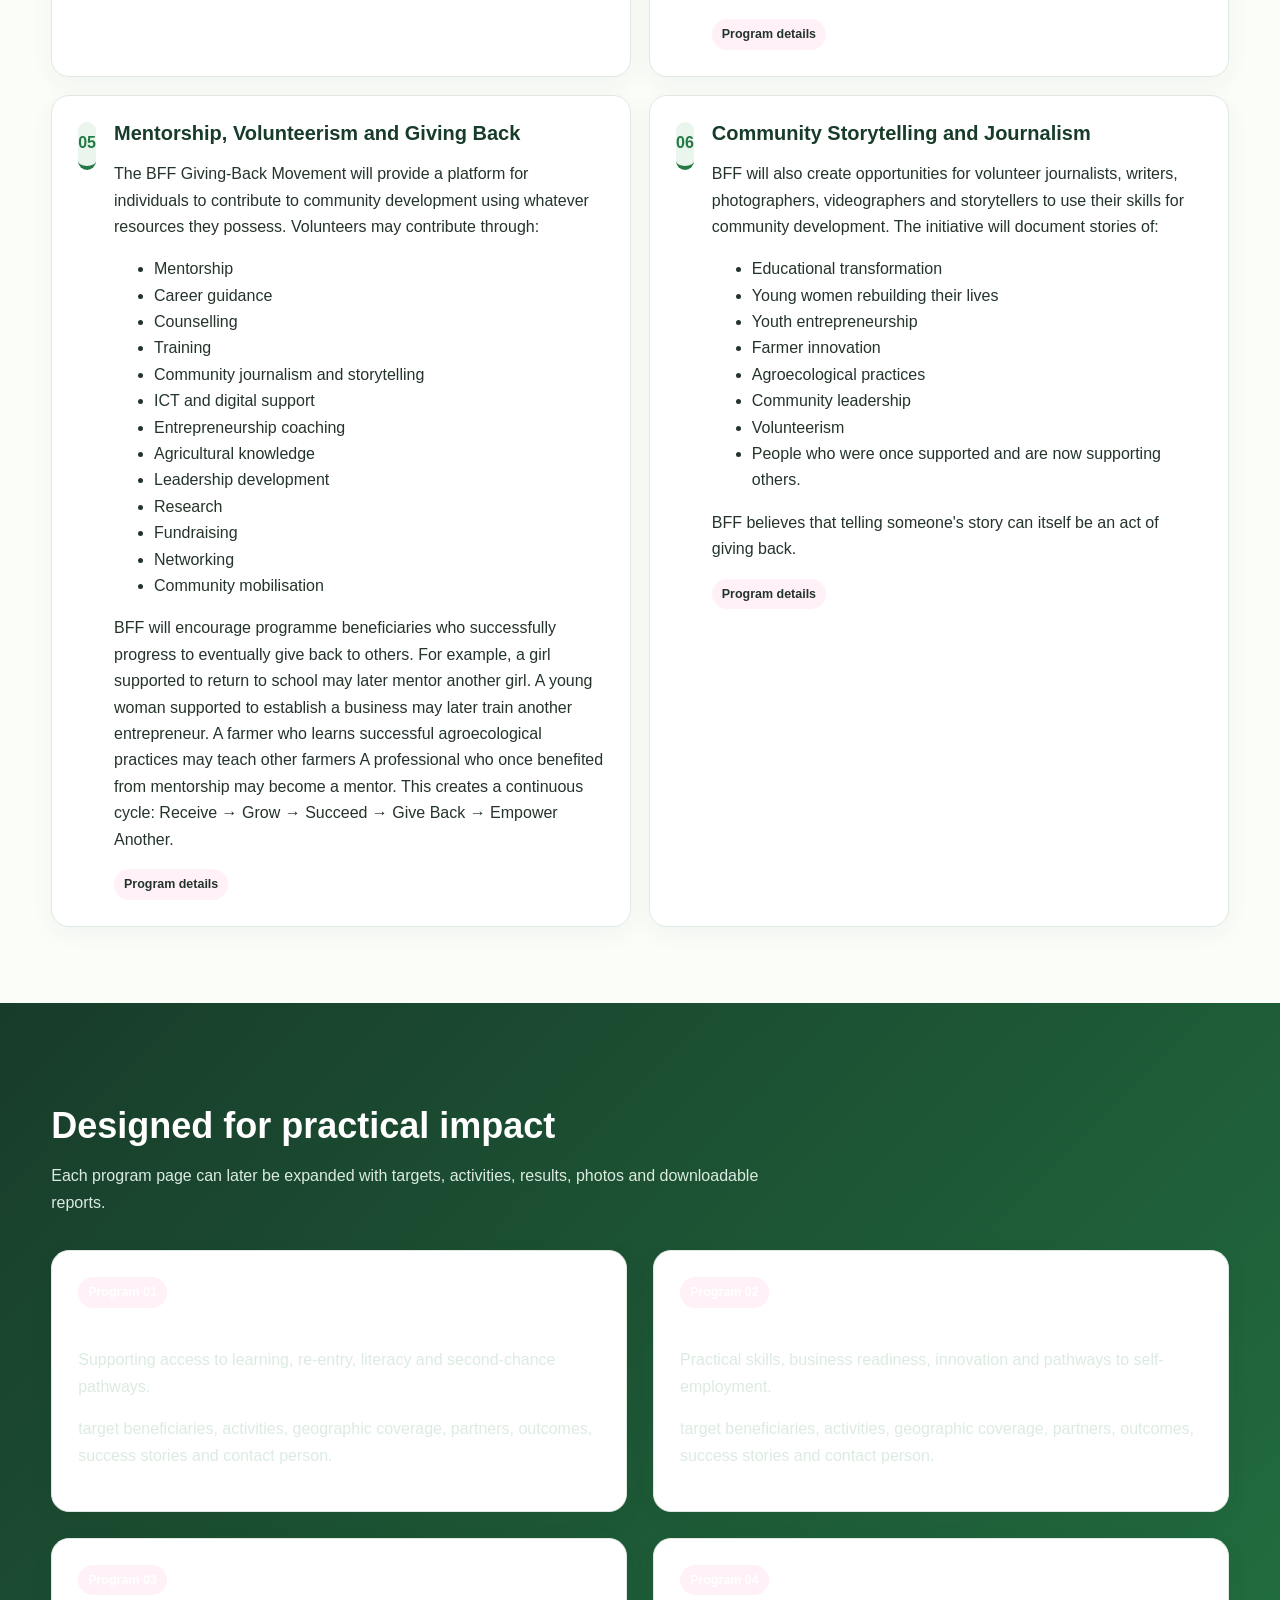
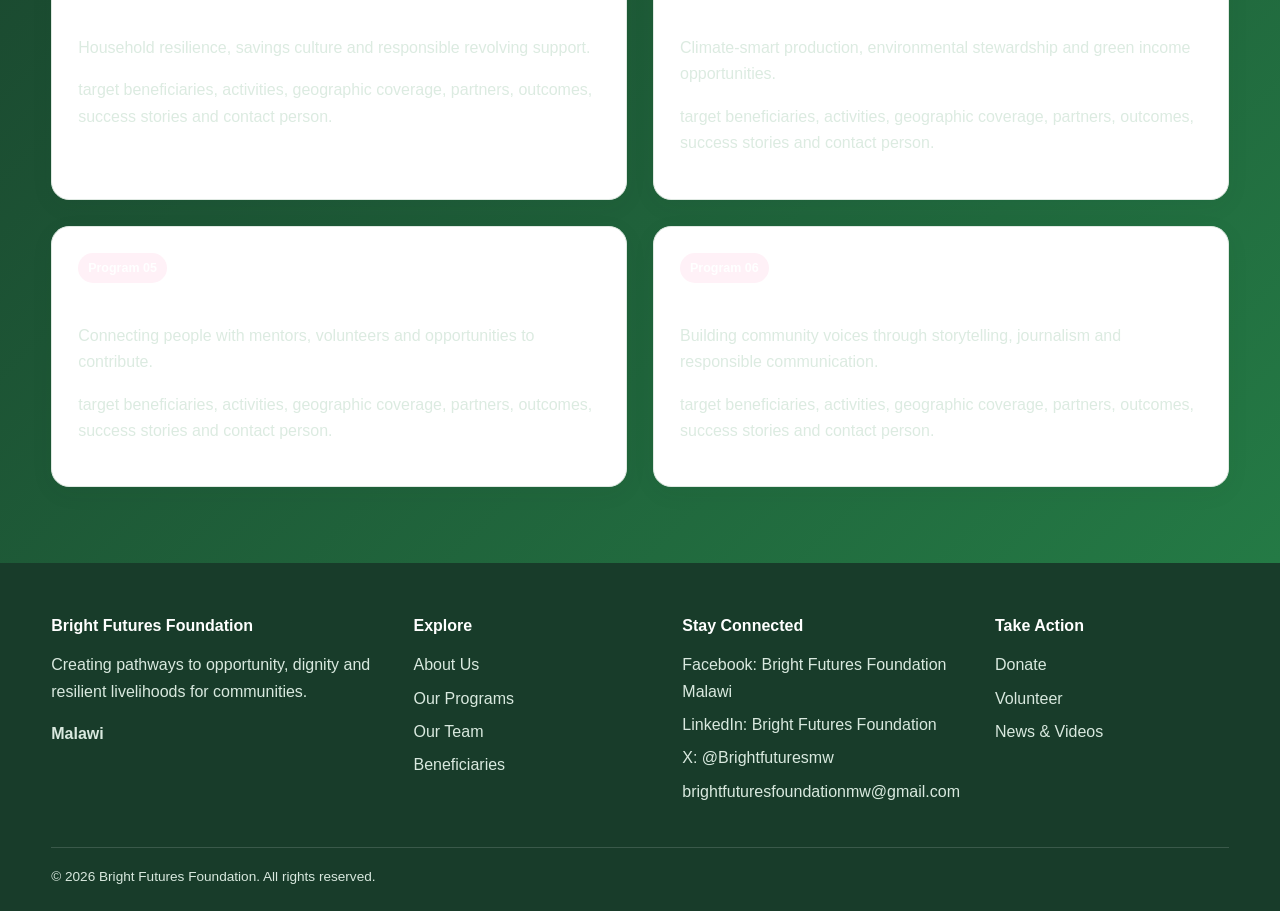
<file: programs.html>
<!doctype html><html lang="en"><head><meta charset="utf-8"><meta name="viewport" content="width=device-width,initial-scale=1"><meta name="description" content="Bright Futures Foundation — community empowerment, education, green livelihoods and opportunity in Malawi."><title>Programs | Bright Futures Foundation</title><link rel="stylesheet" href="style.css"></head><body><div class="topbar"><div class="container"><span>Bright Futures Foundation (BFF)</span><span>Because someone believed in us, we now believe in others.</span></div></div>
<header><div class="container nav">
<a class="brand" href="index.html"><img src="images/bff-logo.png" alt="Bright Futures Foundation logo"><span>Bright Futures<br>Foundation</span></a>
<button class="menu" aria-label="Open menu">☰</button>
<nav><ul>
<li><a href="index.html">Home</a></li><li><a href="about.html">About Us</a></li><li><a href="programs.html">Programs</a></li><li><a href="team.html">Our Team</a></li><li><a href="beneficiaries.html">Beneficiaries</a></li><li><a href="news-videos.html">News & Videos</a></li><li><a class="btn btn-primary" href="donate.html">Donate</a></li>
</ul></nav></div></header>
<main><section class="page-hero"><div class="container"><span class="eyebrow"></span><h1 style=font-size:36 text-align:center;">Six pathways to brighter futures</h1><p class="lead">Organize BFF's work into clear program areas that visitors can understand and support.</p></div></section>
<section><div class="container"><div class="program-list"><div class="card program"><div class="icon">01</div><div><h3>Education and Second-Chance Opportunities</h3><p>BFF will support girls and young people whose education has been interrupted by poverty, early marriage, family circumstances or other challenges.
Activities may include:</p>

<ul>
<li>Education re-entry support</li>
<li>Academic and life-skills support</li>
<li>Mentorship</li>
<li>Career guidance</li>
<li>Functional literacy and numeracy</li>
<li>School-community engagement</Li>
<li>Scholarship and educational opportunity referrals</li>
<li>Connecting young people with education partners</li>
</ul>

<p>The programme will particularly seek to ensure that dropping out of school does not have to mean giving up on one's future.</p>
</p><a href="#p01" class="tag">Program details</a></div></div><div class="card program"><div class="icon">02</div><div><h3>Vocational Skills and Entrepreneurship</h3><p>BFF will support young women and youth to acquire practical skills that can lead to employment, self-employment and enterprise development.
Potential areas include:</p>

<ul>
<li>Tailoring and fashion</li>
<li>Baking and food processing</li>
<li>ICT and digital skills</li>
<li>Beauty and cosmetology</li>
<li>Handcrafts</li>
<li>Agro-processing</li>
<li>Agriculture-related enterprises</li>
<li>Other locally relevant skills</li>
</ul>

<p>Training will be linked to entrepreneurship, financial literacy, business planning, market access and mentorship.</p>
</p><a href="#p02" class="tag">Program details</a></div></div><div class="card program"><div class="icon">03</div><div><h3>Economic Empowerment and Revolving Support</h3><p>BFF will seek to connect trained participants with opportunities to turn their skills into sustainable livelihoods.
Depending on available resources and partnerships, support may include:</p>

<ul>
<li>Entrepreneurship training</li>
<li>Business mentorship</li>
<li>Business plan development</li>
<li>Market linkages</li>
<li>Seed capital</li>
<li>Equipment and productive assets</li>
<li>Savings and financial literacy</li>
<li>A revolving fund for eligible graduates</li>
</ul>

<p>The revolving fund will be designed so that repayments from supported enterprises can help finance subsequent beneficiaries, creating a cycle of opportunity rather than a one-time intervention.</p>
</p><a href="#p03" class="tag">Program details</a></div></div><div class="card program"><div class="icon">04</div><div><h3>Agroecology and Green Livelihoods</h3><p>BFF will promote agroecology as a pathway towards food security, environmental sustainability, climate resilience and improved rural livelihoods.
Activities may include:</P>

<ul>
<li>Farmer training on agroecological practices</li>
<li>Organic farming</li>
<li>Soil health management</li>
<li>Crop diversification</li>
<li>Production and use of organic farm inputs</li>
<li>Farmer-led experimentation</li>
<li>Youth and women-led green enterprises</li>
<li>Biodiversity conservation</li>
<li>Environmental awareness</li>
<li>Market opportunities for sustainable agricultural products</li>
</ul>
<p>BFF will also explore Farmer-Led Living Labs, where farmers, extension workers, researchers, advisors and other stakeholders work together to identify challenges, test solutions and share knowledge.
Farmers will not only be recipients of knowledge; they will become co-creators, innovators and knowledge holders.</p>

</p><a href="#p04" class="tag">Program details</a></div></div><div class="card program"><div class="icon">05</div><div><h3>Mentorship, Volunteerism and Giving Back</h3><p>The BFF Giving-Back Movement will provide a platform for individuals to contribute to community development using whatever resources they possess.
Volunteers may contribute through:</p>

<ul>
<li>Mentorship</li>
<li>Career guidance</li>
<li>Counselling</li>
<li>Training</li>
<li>Community journalism and storytelling</li>
<li>ICT and digital support</li>
<li>Entrepreneurship coaching</li>
<li>Agricultural knowledge</li>
<li>Leadership development</li>
<li>Research</li>
<li>Fundraising</li>
<li>Networking</li>
<li>Community mobilisation</li>
</ul>

<p>BFF will encourage programme beneficiaries who successfully progress to eventually give back to others.
For example, a girl supported to return to school may later mentor another girl.
A young woman supported to establish a business may later train another entrepreneur.
A farmer who learns successful agroecological practices may teach other farmers A professional who once benefited from mentorship may become a mentor.
This creates a continuous cycle:
Receive → Grow → Succeed → Give Back → Empower Another.</p>

</p><a href="#p05" class="tag">Program details</a></div></div><div class="card program"><div class="icon">06</div><div><h3>Community Storytelling and Journalism</h3><p>BFF will also create opportunities for volunteer journalists, writers, photographers, videographers and storytellers to use their skills for community development.
The initiative will document stories of:</p>

<ul>
<li>Educational transformation</li>
<li>Young women rebuilding their lives</li>
<li>Youth entrepreneurship</li>
<li>Farmer innovation</li>
<li>Agroecological practices</li>
<li>Community leadership</li>
<li>Volunteerism</li>
<li>People who were once supported and are now supporting others.</li>
</ul>

<p>BFF believes that telling someone's story can itself be an act of giving back.</p><a href="#p06" class="tag">Program details</a></div></div></div></div></section>
<section class="band"><div class="container"><div class="section-head"><span class="eyebrow"></span><h2 style=font-size:36px;">Designed for practical impact</h2><p>Each program page can later be expanded with targets, activities, results, photos and downloadable reports.</p></div><div class="grid-2"><div class="card" id="p01"><span class="tag">Program 01</span><h3>Education and Second-Chance Opportunities</h3><p>Supporting access to learning, re-entry, literacy and second-chance pathways.</p><p><strong></strong> target beneficiaries, activities, geographic coverage, partners, outcomes, success stories and contact person.</p></div><div class="card" id="p02"><span class="tag">Program 02</span><h3>Vocational Skills and Entrepreneurship</h3><p>Practical skills, business readiness, innovation and pathways to self-employment.</p><p><strong></strong> target beneficiaries, activities, geographic coverage, partners, outcomes, success stories and contact person.</p></div><div class="card" id="p03"><span class="tag">Program 03</span><h3>Economic Empowerment and Revolving Support</h3><p>Household resilience, savings culture and responsible revolving support.</p><p><strong></strong> target beneficiaries, activities, geographic coverage, partners, outcomes, success stories and contact person.</p></div><div class="card" id="p04"><span class="tag">Program 04</span><h3>Agroecology and Green Livelihoods</h3><p>Climate-smart production, environmental stewardship and green income opportunities.</p><p><strong></strong> target beneficiaries, activities, geographic coverage, partners, outcomes, success stories and contact person.</p></div><div class="card" id="p05"><span class="tag">Program 05</span><h3>Mentorship, Volunteerism and Giving Back</h3><p>Connecting people with mentors, volunteers and opportunities to contribute.</p><p><strong></strong> target beneficiaries, activities, geographic coverage, partners, outcomes, success stories and contact person.</p></div><div class="card" id="p06"><span class="tag">Program 06</span><h3>Community Storytelling and Journalism</h3><p>Building community voices through storytelling, journalism and responsible communication.</p><p><strong></strong> target beneficiaries, activities, geographic coverage, partners, outcomes, success stories and contact person.</p></div></div></div></section></main>
<footer class="footer"><div class="container footer-grid">
<div><h3>Bright Futures Foundation</h3><p>Creating pathways to opportunity, dignity and resilient livelihoods for communities.</p><p><strong>Malawi</strong></p></div>
<div><h3>Explore</h3><a href="about.html">About Us</a><a href="programs.html">Our Programs</a><a href="team.html">Our Team</a><a href="beneficiaries.html">Beneficiaries</a></div>
<div><h3>Stay Connected</h3><a href="#">Facebook: Bright Futures Foundation Malawi</a><a href="#">LinkedIn: Bright Futures Foundation</a><a href="#">X: @Brightfuturesmw</a><a href="mailto:brightfuturesfoundationmw@gmail.com">brightfuturesfoundationmw@gmail.com</a></div>
<div><h3>Take Action</h3><a href="donate.html">Donate</a><a href="donate.html#volunteer">Volunteer</a><a href="news-videos.html">News & Videos</a></div>
</div><div class="container footer-bottom"><span>© <span id="year"></span> Bright Futures Foundation. All rights reserved.</span><span></span></div></footer>
<script src="script.js"></script></body></html>
</file>
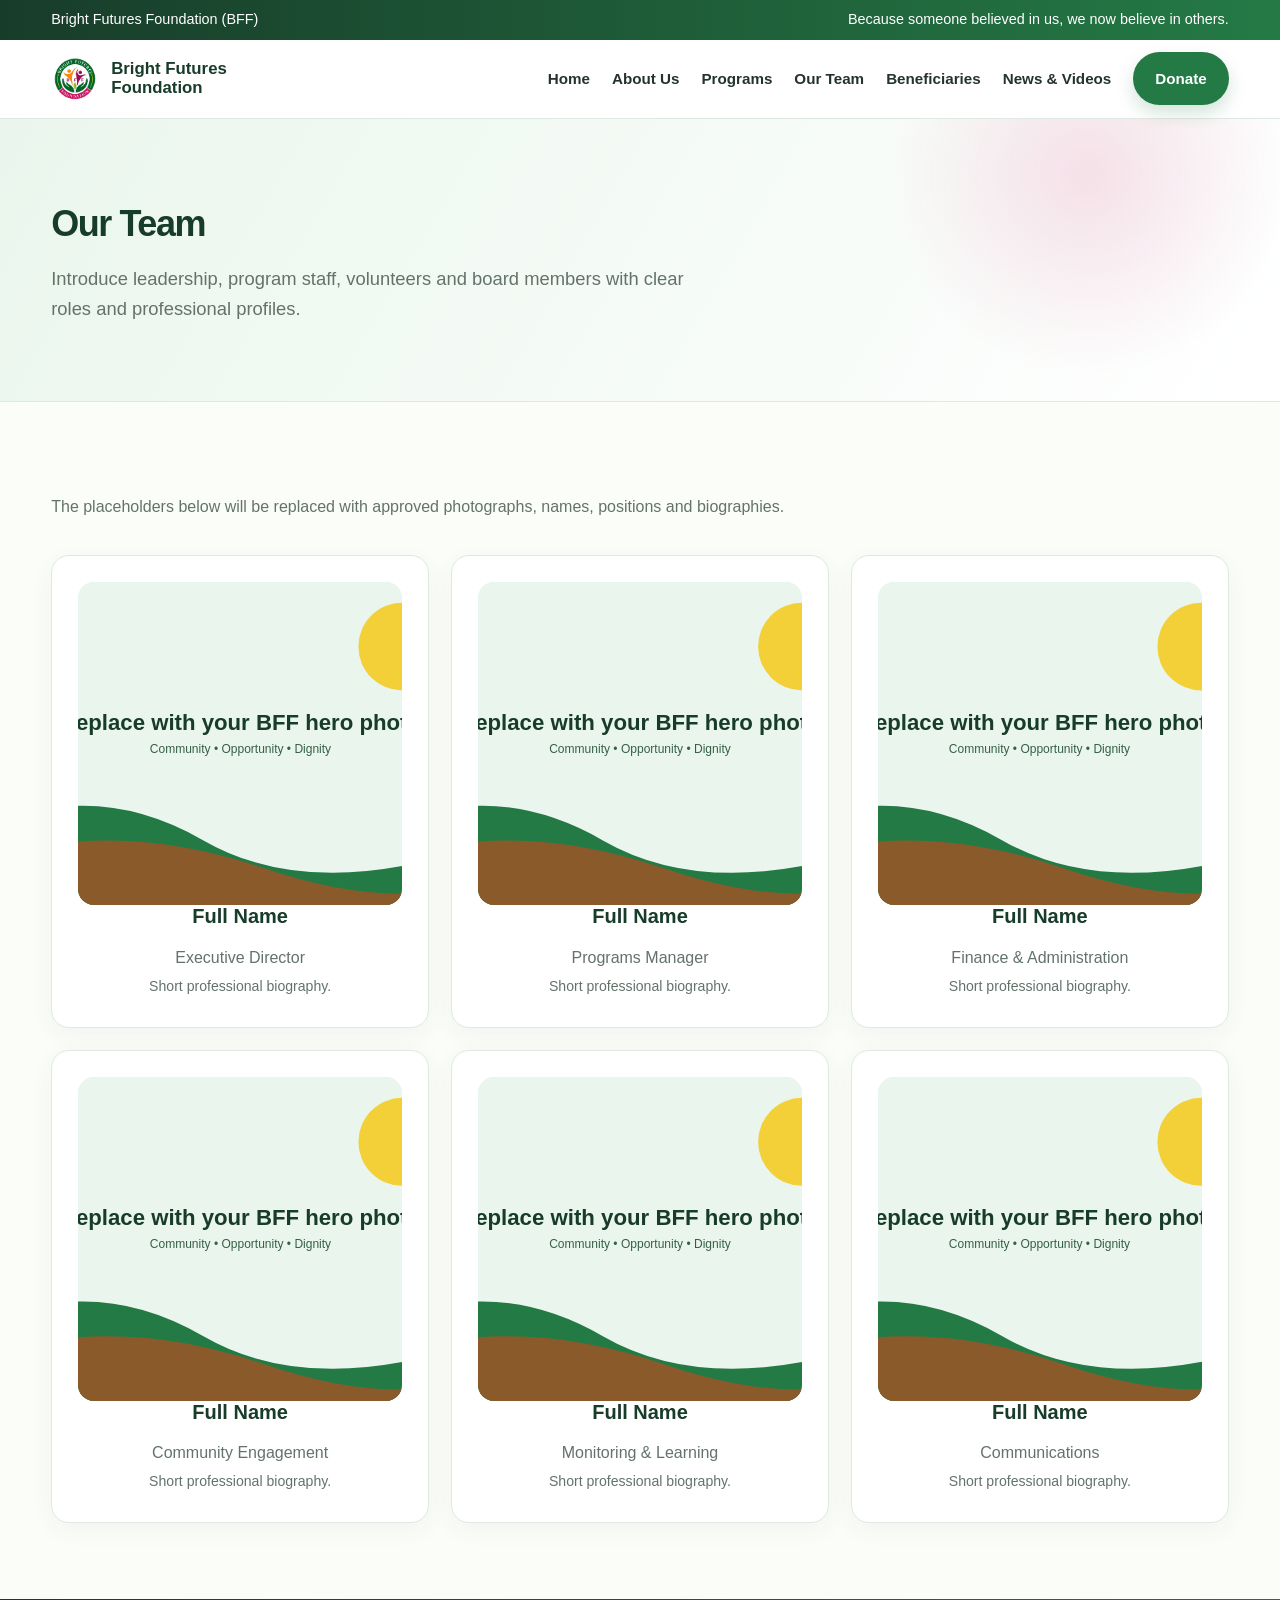
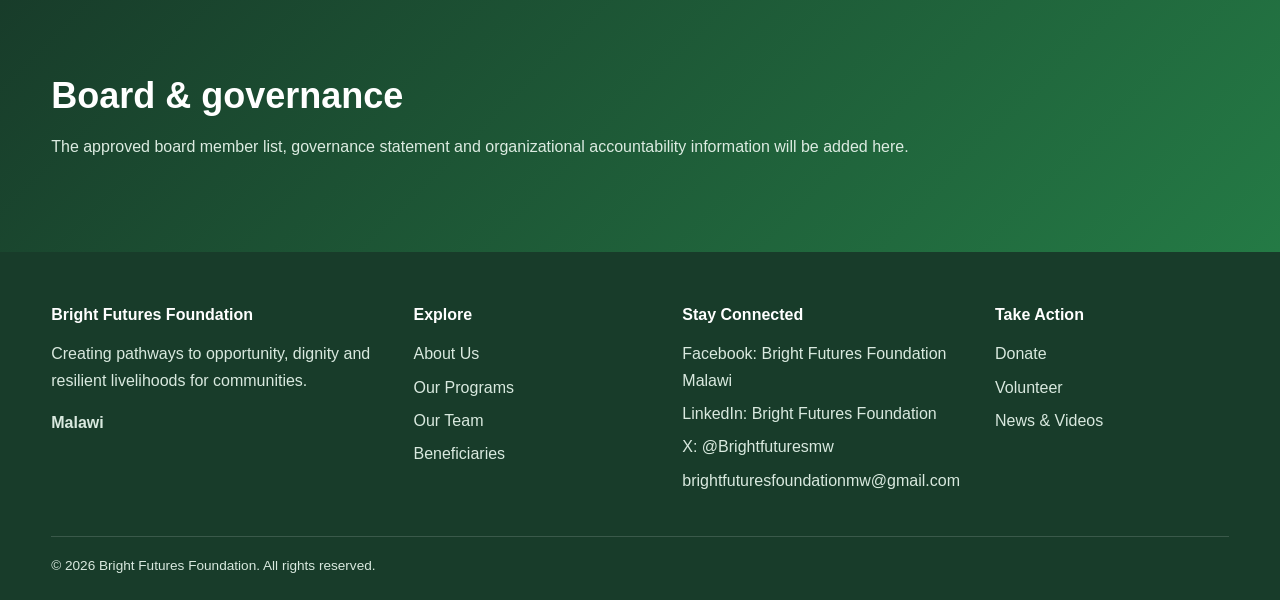
<file: team.html>
<!doctype html><html lang="en"><head><meta charset="utf-8"><meta name="viewport" content="width=device-width,initial-scale=1"><meta name="description" content="Bright Futures Foundation — community empowerment, education, green livelihoods and opportunity in Malawi."><title>Our Team | Bright Futures Foundation</title><link rel="stylesheet" href="style.css"></head><body><div class="topbar"><div class="container"><span>Bright Futures Foundation (BFF)</span><span>Because someone believed in us, we now believe in others.</span></div></div>
<header><div class="container nav">
<a class="brand" href="index.html"><img src="images/bff-logo.png" alt="Bright Futures Foundation logo"><span>Bright Futures<br>Foundation</span></a>
<button class="menu" aria-label="Open menu">☰</button>
<nav><ul>
<li><a href="index.html">Home</a></li><li><a href="about.html">About Us</a></li><li><a href="programs.html">Programs</a></li><li><a href="team.html">Our Team</a></li><li><a href="beneficiaries.html">Beneficiaries</a></li><li><a href="news-videos.html">News & Videos</a></li><li><a class="btn btn-primary" href="donate.html">Donate</a></li>
</ul></nav></div></header>
<main><section class="page-hero"><div class="container"><span class="eyebrow"></span><h1 style=font-size:36px;">Our Team</h1><p class="lead">Introduce leadership, program staff, volunteers and board members with clear roles and professional profiles.</p></div></section>
<section><div class="container"><div class="section-head"><h2></h2><p>The placeholders below will be replaced with approved photographs, names, positions and biographies.</p></div>
<div class="grid-3">
<div class="card profile"><img src="images/hero-placeholder.svg" alt="Team member placeholder"><h3>Full Name</h3><p>Executive Director</p><p class="small">Short professional biography.</p></div>
<div class="card profile"><img src="images/hero-placeholder.svg" alt="Team member placeholder"><h3>Full Name</h3><p>Programs Manager</p><p class="small">Short professional biography.</p></div>
<div class="card profile"><img src="images/hero-placeholder.svg" alt="Team member placeholder"><h3>Full Name</h3><p>Finance & Administration</p><p class="small">Short professional biography.</p></div>
<div class="card profile"><img src="images/hero-placeholder.svg" alt="Team member placeholder"><h3>Full Name</h3><p>Community Engagement</p><p class="small">Short professional biography.</p></div>
<div class="card profile"><img src="images/hero-placeholder.svg" alt="Team member placeholder"><h3>Full Name</h3><p>Monitoring & Learning</p><p class="small">Short professional biography.</p></div>
<div class="card profile"><img src="images/hero-placeholder.svg" alt="Team member placeholder"><h3>Full Name</h3><p>Communications</p><p class="small">Short professional biography.</p></div>
</div></div></section>
<section class="band"><div class="container"><h2 style=font-size:36px;">Board & governance</h2><p>The approved board member list, governance statement and organizational accountability information will be added here.</p></div></section></main>
<footer class="footer"><div class="container footer-grid">
<div><h3>Bright Futures Foundation</h3><p>Creating pathways to opportunity, dignity and resilient livelihoods for communities.</p><p><strong>Malawi</strong></p></div>
<div><h3>Explore</h3><a href="about.html">About Us</a><a href="programs.html">Our Programs</a><a href="team.html">Our Team</a><a href="beneficiaries.html">Beneficiaries</a></div>
<div><h3>Stay Connected</h3><a href="#">Facebook: Bright Futures Foundation Malawi</a><a href="#">LinkedIn: Bright Futures Foundation</a><a href="#">X: @Brightfuturesmw</a><a href="mailto:brightfuturesfoundationmw@gmail.com">brightfuturesfoundationmw@gmail.com</a></div>
<div><h3>Take Action</h3><a href="donate.html">Donate</a><a href="donate.html#volunteer">Volunteer</a><a href="news-videos.html">News & Videos</a></div>
</div><div class="container footer-bottom"><span>© <span id="year"></span> Bright Futures Foundation. All rights reserved.</span><span></span></div></footer>
<script src="script.js"></script></body></html>
</file>
<file: style.css>
:root{
  --green:#247a45; --green-dark:#183c2a; --green-soft:#eaf6ed;
  --yellow:#f3cf38; --brown:#8b5a2b; --cream:#fbfdf9; --text:#25342b;
  --muted:#63736a; --white:#fff; --border:#dfe9e2; --shadow:0 14px 40px rgba(24,60,42,.10);
  --radius:18px; --max:1180px;
}
*{box-sizing:border-box} html{scroll-behavior:smooth}
body{margin:0;font-family:Arial,Helvetica,sans-serif;color:var(--text);background:var(--cream);line-height:1.65}
a{color:inherit;text-decoration:none} img{max-width:100%;display:block}
.container{width:min(var(--max),92%);margin:auto}
.topbar{background:var(--green-dark);color:#fff;font-size:.9rem}
.topbar .container{display:flex;justify-content:space-between;gap:20px;padding:8px 0}
header{background:#fff;position:sticky;top:0;z-index:50;border-bottom:1px solid var(--border)}
.nav{min-height:78px;display:flex;align-items:center;justify-content:space-between;gap:24px}
.brand{display:flex;align-items:center;gap:12px;font-weight:800;color:var(--green-dark)}
.brand img{width:48px;height:48px}.brand span{font-size:1.05rem;line-height:1.1}
nav ul{display:flex;gap:22px;list-style:none;margin:0;padding:0;align-items:center}
nav a{font-weight:700;font-size:.95rem} nav a:hover,nav a.active{color:var(--green)}
.btn{display:inline-block;padding:12px 20px;border-radius:999px;font-weight:800;border:2px solid transparent;cursor:pointer}
.btn-primary{background:var(--green);color:#fff}.btn-primary:hover{background:var(--green-dark)}
.btn-yellow{background:var(--yellow);color:var(--green-dark)}.btn-outline{border-color:var(--green);color:var(--green)}
.menu{display:none;background:none;border:0;font-size:1.8rem}
.hero{padding:74px 0 66px;background:linear-gradient(120deg,#f5fbf6 0%,#eaf6ed 100%)}
.hero-grid{display:grid;grid-template-columns:1.02fr .98fr;align-items:center;gap:50px}
.eyebrow{display:inline-block;color:var(--green);font-weight:800;letter-spacing:.08em;text-transform:uppercase;font-size:.8rem}
h1,h2,h3{font-family:Arial,Helvetica,sans-serif;color:var(--green-dark);line-height:1.18;margin:0 0 16px}
h1{font-size:clamp(2.4rem,5vw,4.5rem);letter-spacing:-.04em} h2{font-size:clamp(1.8rem,3vw,2.7rem)} h3{font-size:1.25rem}
.lead{font-size:1.15rem;color:var(--muted);max-width:650px}.hero img{border-radius:28px;box-shadow:var(--shadow)}
.actions{display:flex;gap:12px;flex-wrap:wrap;margin-top:26px}
section{padding:76px 0}.section-head{max-width:760px;margin-bottom:34px}.section-head p{color:var(--muted)}
.grid-3{display:grid;grid-template-columns:repeat(3,1fr);gap:22px}.grid-2{display:grid;grid-template-columns:repeat(2,1fr);gap:26px}
.card{background:#fff;border:1px solid var(--border);border-radius:var(--radius);padding:26px;box-shadow:0 6px 24px rgba(24,60,42,.05)}
.card:hover{transform:translateY(-3px);transition:.2s;box-shadow:var(--shadow)}
.icon{width:48px;height:48px;border-radius:14px;background:var(--green-soft);display:grid;place-items:center;color:var(--green);font-weight:900;margin-bottom:16px}
.band{background:var(--green-dark);color:#fff}.band h2,.band h3{color:#fff}.band p{color:#dcebe1}
.stats{display:grid;grid-template-columns:repeat(4,1fr);gap:14px;margin-top:28px}.stat{background:#fff;color:var(--green-dark);padding:24px;border-radius:16px;text-align:center}.stat strong{display:block;font-size:2rem;color:var(--green)}
.program-list{display:grid;grid-template-columns:repeat(2,1fr);gap:18px}.program{display:flex;gap:18px;align-items:flex-start}
.tag{display:inline-block;background:#f4f7f3;color:var(--green);padding:5px 10px;border-radius:999px;font-size:.78rem;font-weight:800}
.page-hero{padding:58px 0;background:var(--green-soft);border-bottom:1px solid var(--border)}
.page-hero h1{font-size:clamp(2.2rem,4vw,3.5rem)}
.profile img{aspect-ratio:1/1;object-fit:cover;border-radius:16px;background:var(--green-soft)}
.profile{text-align:center}.profile p{color:var(--muted);margin:.2rem 0}
.news img{aspect-ratio:16/9;object-fit:cover;border-radius:14px;margin-bottom:18px}
.beneficiary{display:grid;grid-template-columns:150px 1fr;gap:20px;align-items:center}.beneficiary img{width:150px;height:150px;object-fit:cover;border-radius:50%;background:var(--green-soft)}
.quote{border-left:5px solid var(--yellow);padding:8px 0 8px 22px;font-size:1.1rem}
form{display:grid;gap:15px} label{font-weight:800;font-size:.9rem} input,textarea,select{width:100%;padding:13px 14px;border:1px solid #cfdcd2;border-radius:10px;background:#fff;font:inherit}textarea{min-height:140px;resize:vertical}
.footer{background:#102b1d;color:#d9e9df;padding:54px 0 22px}.footer h3{color:#fff;font-size:1rem}.footer-grid{display:grid;grid-template-columns:1.4fr 1fr 1fr 1fr;gap:35px}.footer a{display:block;margin:7px 0;color:#d9e9df}.footer-bottom{border-top:1px solid rgba(255,255,255,.15);margin-top:35px;padding-top:18px;font-size:.85rem;display:flex;justify-content:space-between;gap:15px}
.notice{background:#fff9dc;border-left:5px solid var(--yellow);padding:18px;border-radius:12px}
.video{aspect-ratio:16/9;background:#102b1d;border-radius:18px;display:grid;place-items:center;color:#fff;font-weight:800;font-size:1.1rem}
.amounts{display:flex;gap:10px;flex-wrap:wrap}.amount{border:1px solid var(--border);background:#fff;padding:10px 15px;border-radius:10px;font-weight:800;cursor:pointer}.amount.selected{background:var(--green);color:#fff}
.checks{display:grid;grid-template-columns:repeat(2,1fr);gap:10px}.checks label{font-weight:600}
.small{font-size:.88rem;color:var(--muted)}
@media(max-width:900px){nav ul{display:none}.menu{display:block}.hero-grid,.grid-3,.grid-2,.program-list,.footer-grid{grid-template-columns:1fr}.stats{grid-template-columns:repeat(2,1fr)}.nav{min-height:70px}.mobile-open nav ul{display:flex;position:absolute;left:0;right:0;top:70px;background:#fff;padding:18px 4%;flex-direction:column;align-items:flex-start;border-bottom:1px solid var(--border)}}
@media(max-width:560px){.topbar .container{display:block;text-align:center}.stats{grid-template-columns:1fr 1fr}.beneficiary{grid-template-columns:1fr;text-align:center}.beneficiary img{margin:auto}.footer-bottom{display:block}}

/* BFF BRAND SYSTEM — colors taken from the  logo */
.topbar{background:linear-gradient(90deg,var(--green-dark),var(--green));}
.brand span:first-letter{color:var(--pink)}
.brand:after{content:"";width:9px;height:9px;background:var(--orange);border-radius:50%;display:block;margin-left:-6px}
.btn-primary{background:var(--green);box-shadow:0 8px 18px rgba(2,102,42,.18)}
.btn-primary:hover{background:var(--green-dark)}
.btn-yellow{background:var(--yellow);border-color:var(--yellow)}
.btn-yellow:hover{background:#e5d600}
.btn-pink{background:var(--pink);color:#fff}
.btn-pink:hover{background:var(--pink-dark)}
.btn-outline{border-color:var(--green);color:var(--green)}
.btn-outline:hover{background:var(--green-soft)}
.hero{background:
  radial-gradient(circle at 92% 15%,rgba(253,137,0,.20),transparent 16%),
  radial-gradient(circle at 12% 90%,rgba(206,19,98,.12),transparent 22%),
  linear-gradient(120deg,#fff 0%,var(--green-soft) 100%)}
.eyebrow{color:var(--pink)}
.icon{background:var(--green-soft);color:var(--green);border-bottom:4px solid var(--yellow)}
.card:nth-child(3n+2) .icon{border-bottom-color:var(--pink)}
.card:nth-child(3n) .icon{border-bottom-color:var(--orange)}
.tag{background:#fff1f7;color:var(--pink)}
.band{background:linear-gradient(135deg,var(--green-dark),var(--green))}
.band .eyebrow{color:var(--yellow)}
.stat strong{color:var(--pink)}
.quote{border-left-color:var(--orange)}
.notice{border-left-color:var(--yellow)}
.page-hero{background:
  radial-gradient(circle at 85% 20%,rgba(206,19,98,.12),transparent 18%),
  linear-gradient(120deg,var(--green-soft),#fff)}
.footer{background:var(--green-dark)}
.footer a:hover{color:var(--yellow)}
input:focus,textarea:focus,select:focus{outline:3px solid rgba(253,137,0,.20);border-color:var(--orange)}
.amount.selected{background:var(--pink);border-color:var(--pink)}
.video{background:linear-gradient(135deg,var(--green-dark),var(--green));border:3px solid rgba(247,230,0,.35)}
</file>
